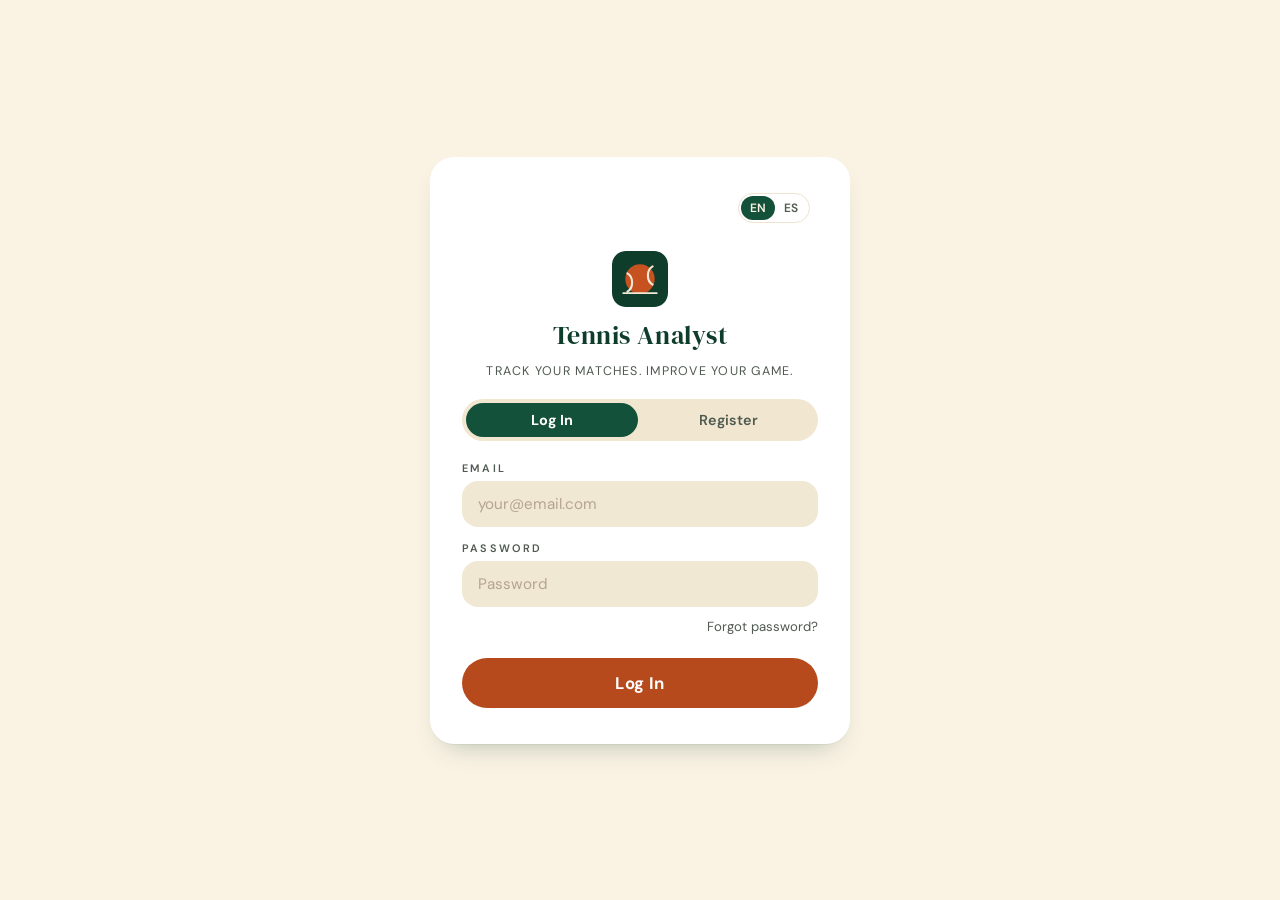
<file: login.html>
<!DOCTYPE html>
<html lang="en">
<head>
    <meta charset="UTF-8">
    <meta name="viewport" content="width=device-width, initial-scale=1.0">
    <title>Tennis Analyst — Login</title>
    <link rel="stylesheet" href="/fonts.css">
    <link rel="stylesheet" href="style.css">
    <link rel="manifest" href="/manifest.json">
    <meta name="theme-color" content="#14513a">
    <meta name="apple-mobile-web-app-capable" content="yes">
    <meta name="apple-mobile-web-app-status-bar-style" content="black-translucent">
    <meta name="apple-mobile-web-app-title" content="Tennis Analyst">
    <link rel="icon" href="/logo.svg" type="image/svg+xml">
    <link rel="apple-touch-icon" href="/icon-180.png">
    <script src="/i18n-es.js"></script>
    <script src="/i18n.js"></script>
</head>
<body>

    <div class="auth-screen">
        <div class="geo-bg" aria-hidden="true">
            <div class="geo geo-1"></div>
            <div class="geo geo-2"></div>
            <div class="geo geo-3"></div>
            <div class="geo geo-4"></div>
            <div class="geo geo-5"></div>
        </div>
        <div class="auth-card">
            <div class="auth-lang" data-lang-slot></div>
            <div class="auth-logo">
                <img src="/logo.svg" alt="Tennis Analyst" class="auth-logo-img">
                Tennis Analyst
            </div>
            <p class="auth-sub">Track your matches. Improve your game.</p>

            <div class="auth-tabs">
                <button class="auth-tab active" id="tab-login"    onclick="showTab('login')">Log In</button>
                <button class="auth-tab"        id="tab-register" onclick="showTab('register')">Register</button>
            </div>

            <!-- Login -->
            <form id="form-login" class="auth-form" onsubmit="handleLogin(event)">
                <div class="auth-field">
                    <label>Email</label>
                    <input type="email" id="login-email" placeholder="your@email.com" required>
                </div>
                <div class="auth-field">
                    <label>Password</label>
                    <input type="password" id="login-password" placeholder="Password" required>
                </div>
                <p class="auth-error" id="login-error"></p>
                <p style="text-align:right; margin-top:-6px">
                    <a href="#" class="auth-forgot-link" onclick="showForgotPassword(event)">Forgot password?</a>
                </p>
                <button type="submit" class="start-btn">Log In</button>
            </form>

            <!-- Register -->
            <form id="form-register" class="auth-form" style="display:none" onsubmit="handleRegister(event)">
                <div class="auth-field">
                    <label>Username</label>
                    <input type="text" id="reg-username" placeholder="Your name" maxlength="20" required>
                </div>
                <div class="auth-field">
                    <label>Email</label>
                    <input type="email" id="reg-email" placeholder="your@email.com" required>
                </div>
                <div class="auth-field">
                    <label>Password</label>
                    <input type="password" id="reg-password" placeholder="At least 8 characters, one number, one uppercase" required>
                </div>
                <label class="auth-terms">
                    <input type="checkbox" id="reg-terms">
                    <span>I am 13 or older and I accept the <a href="/terms" target="_blank">Terms</a> and <a href="/privacy" target="_blank">Privacy</a></span>
                </label>
                <p class="auth-error"   id="reg-error"></p>
                <p class="auth-success" id="reg-success"></p>
                <button type="submit" class="start-btn">Create Account</button>
            </form>

            <!-- Forgot Password Panel -->
            <div id="panel-forgot" style="display:none">
                <p style="color:var(--text-dim); font-size:0.9rem; margin-bottom:1rem">
                    Enter your email and we'll send you a reset link.
                </p>
                <div class="auth-field">
                    <label>Email</label>
                    <input type="email" id="forgot-email" placeholder="your@email.com">
                </div>
                <p class="auth-error"   id="forgot-error"></p>
                <p class="auth-success" id="forgot-success"></p>
                <div style="display:flex; gap:10px; margin-top:4px">
                    <button class="start-btn" onclick="handleForgotPassword()">Send Reset Link</button>
                    <button class="start-btn" style="background:transparent; border:1px solid rgba(15,61,44,0.25); color:var(--text-dim)" onclick="showTab('login')">Back</button>
                </div>
            </div>

            <!-- Reset Password Panel -->
            <div id="panel-reset" style="display:none">
                <p style="color:var(--text-dim); font-size:0.9rem; margin-bottom:1rem">Choose a new password.</p>
                <div class="auth-field">
                    <label>New Password</label>
                    <input type="password" id="reset-pw" placeholder="At least 8 characters, one number, one uppercase">
                </div>
                <div class="auth-field">
                    <label>Confirm Password</label>
                    <input type="password" id="reset-pw-conf" placeholder="Repeat new password">
                </div>
                <p class="auth-error"   id="reset-error"></p>
                <p class="auth-success" id="reset-success"></p>
                <button class="start-btn" onclick="handleResetPassword()">Set New Password</button>
            </div>
        </div>
    </div>

    <script>
        function showTab(tab) {
            document.getElementById('form-login').style.display    = tab === 'login'    ? 'flex' : 'none';
            document.getElementById('form-register').style.display = tab === 'register' ? 'flex' : 'none';
            document.getElementById('panel-forgot').style.display  = 'none';
            document.getElementById('panel-reset').style.display   = 'none';
            document.getElementById('tab-login').classList.toggle('active',    tab === 'login');
            document.getElementById('tab-register').classList.toggle('active', tab === 'register');
        }

        function showForgotPassword(e) {
            e.preventDefault();
            document.getElementById('form-login').style.display    = 'none';
            document.getElementById('form-register').style.display = 'none';
            document.getElementById('panel-forgot').style.display  = 'block';
            document.getElementById('panel-reset').style.display   = 'none';
            document.getElementById('tab-login').classList.remove('active');
            document.getElementById('tab-register').classList.remove('active');
        }

        async function handleForgotPassword() {
            const errEl = document.getElementById('forgot-error');
            const sucEl = document.getElementById('forgot-success');
            errEl.textContent = ''; sucEl.textContent = '';
            const email = document.getElementById('forgot-email').value.trim();
            if (!email) { errEl.textContent = 'Email is required.'; return; }
            const res  = await fetch('/api/auth/forgot-password', {
                method: 'POST',
                headers: { 'Content-Type': 'application/json' },
                body: JSON.stringify({ email }),
            });
            const data = await res.json();
            if (res.ok) sucEl.textContent = data.message;
            else        errEl.textContent = data.error;
        }

        async function handleResetPassword() {
            const errEl = document.getElementById('reset-error');
            const sucEl = document.getElementById('reset-success');
            errEl.textContent = ''; sucEl.textContent = '';
            const pw   = document.getElementById('reset-pw').value;
            const conf = document.getElementById('reset-pw-conf').value;
            if (pw !== conf) { errEl.textContent = 'Passwords do not match.'; return; }
            if (pw.length < 8 || !/\d/.test(pw) || !/[A-Z]/.test(pw)) {
                errEl.textContent = 'Password must be at least 8 characters, contain a number, and contain an uppercase letter.'; return;
            }
            const token = new URLSearchParams(location.search).get('reset');
            const res   = await fetch('/api/auth/reset-password', {
                method: 'POST',
                headers: { 'Content-Type': 'application/json' },
                body: JSON.stringify({ token, password: pw }),
            });
            const data = await res.json();
            if (res.ok) {
                sucEl.textContent = data.message + ' You can now log in.';
                setTimeout(() => { history.replaceState({}, '', '/login'); showTab('login'); }, 2500);
            } else {
                errEl.textContent = data.error;
            }
        }

        function redirectAfterAuth() {
            window.location.href = localStorage.getItem('pendingMatch') ? '/app' : '/home';
        }

        async function handleLogin(e) {
            e.preventDefault();
            const errEl = document.getElementById('login-error');
            errEl.textContent = '';
            const res  = await fetch('/api/auth/login', {
                method: 'POST',
                headers: { 'Content-Type': 'application/json' },
                body: JSON.stringify({
                    email:    document.getElementById('login-email').value,
                    password: document.getElementById('login-password').value,
                }),
            });
            const data = await res.json();
            if (res.ok) { redirectAfterAuth(); }
            else        { errEl.textContent = data.error; }
        }

        async function handleRegister(e) {
            e.preventDefault();
            const errEl = document.getElementById('reg-error');
            const sucEl = document.getElementById('reg-success');
            errEl.textContent = '';
            sucEl.textContent = '';
            const email    = document.getElementById('reg-email').value;
            const password = document.getElementById('reg-password').value;
            if (password.length < 8 || !/\d/.test(password) || !/[A-Z]/.test(password)) {
                errEl.textContent = 'Password must be at least 8 characters, contain a number, and contain an uppercase letter.';
                return;
            }
            if (!document.getElementById('reg-terms').checked) {
                errEl.textContent = 'Please accept the Terms and confirm you are 13 or older.';
                return;
            }
            const res  = await fetch('/api/auth/register', {
                method: 'POST',
                headers: { 'Content-Type': 'application/json' },
                body: JSON.stringify({
                    username: document.getElementById('reg-username').value,
                    email, password, accept_terms: true,
                }),
            });
            const data = await res.json();
            if (res.ok) {
                // Auto-login immediately after registration
                const loginRes = await fetch('/api/auth/login', {
                    method: 'POST',
                    headers: { 'Content-Type': 'application/json' },
                    body: JSON.stringify({ email, password }),
                });
                if (loginRes.ok) {
                    redirectAfterAuth();
                } else {
                    sucEl.textContent = 'Account created! You can now log in.';
                    showTab('login');
                }
            } else {
                errEl.textContent = data.error;
            }
        }

        // Pre-select Register tab if coming from save-before-signup flow
        const _params = new URLSearchParams(location.search);
        if (_params.get('pending') === '1') showTab('register');
        if (_params.get('reset')) {
            document.getElementById('form-login').style.display    = 'none';
            document.getElementById('form-register').style.display = 'none';
            document.getElementById('panel-forgot').style.display  = 'none';
            document.getElementById('panel-reset').style.display   = 'block';
            document.getElementById('tab-login').classList.remove('active');
            document.getElementById('tab-register').classList.remove('active');
        }
    </script>
</body>
</html>
</file>
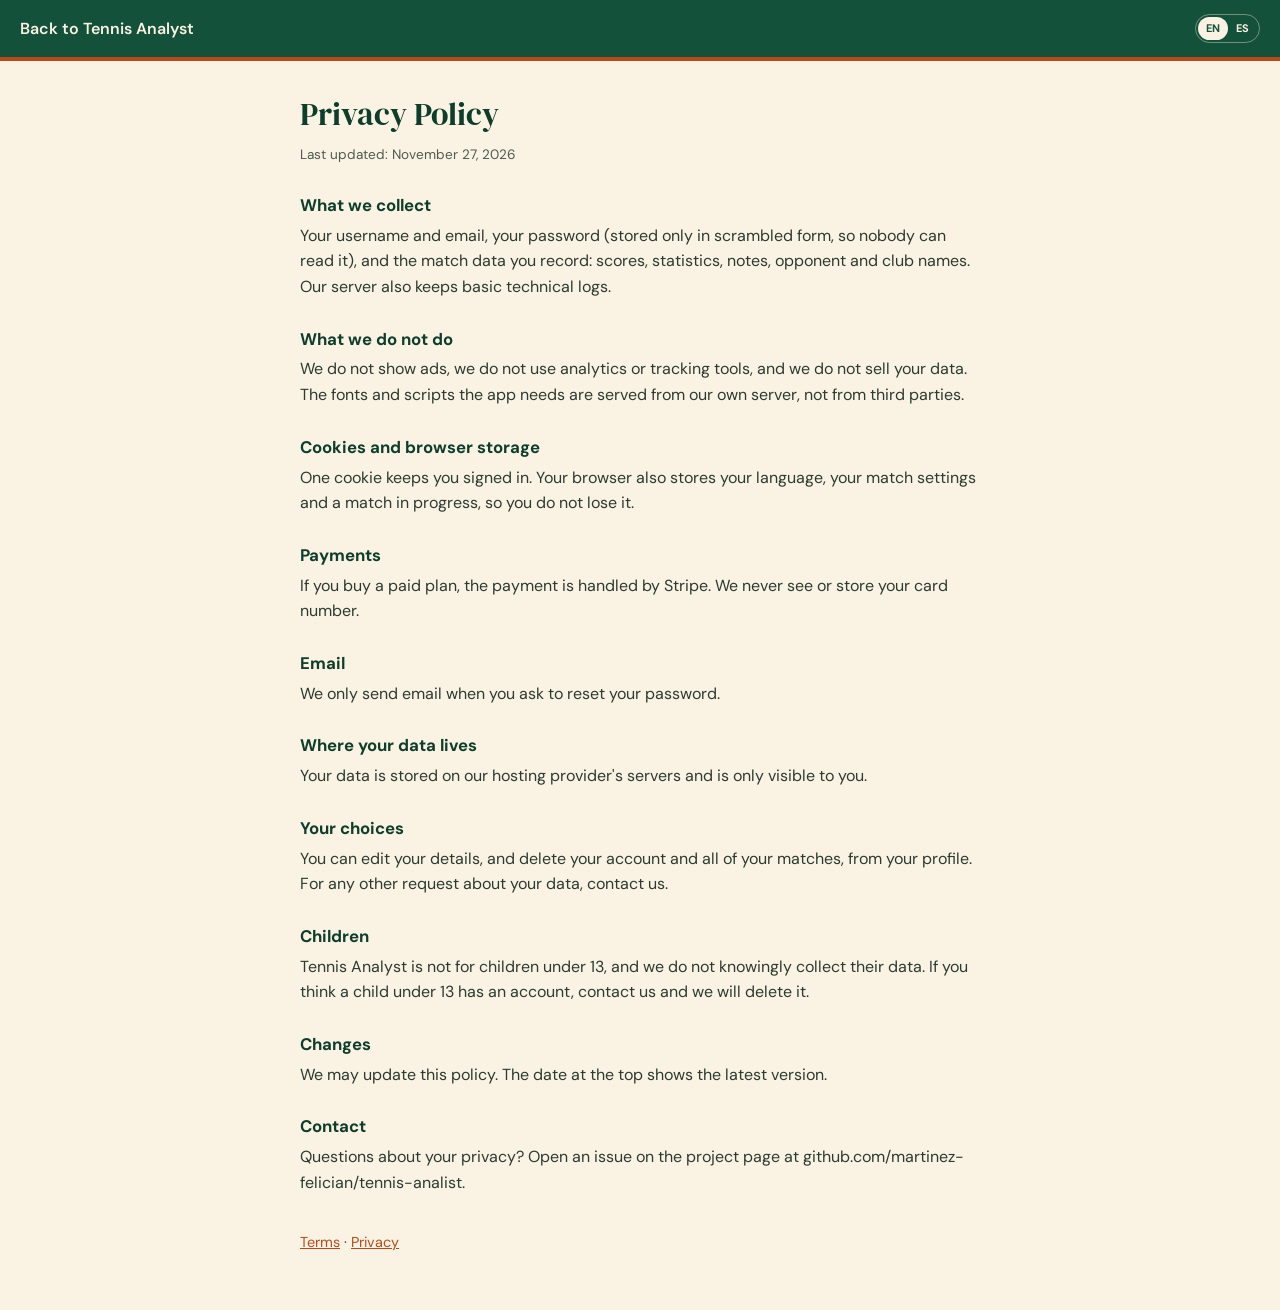
<file: privacy.html>
<!DOCTYPE html>
<html lang="en">
<head>
    <meta charset="UTF-8">
    <meta name="viewport" content="width=device-width, initial-scale=1.0, viewport-fit=cover">
    <meta name="theme-color" content="#14513a">
    <title>Privacy Policy — Tennis Analyst</title>
    <link rel="icon" href="/logo.svg" type="image/svg+xml">
    <link rel="stylesheet" href="/fonts.css">
    <script src="/i18n-es.js"></script>
    <script src="/i18n.js"></script>
    <style>
        body{margin:0;background:#faf3e4;color:#0f3d2c;font-family:'DM Sans',sans-serif;line-height:1.6}
        .top{background:#14513a;border-bottom:4px solid #b64a1c;padding:14px 20px;display:flex;align-items:center;justify-content:space-between}
        .top a{color:#faf3e4;text-decoration:none;font-weight:600}
        main{max-width:680px;margin:0 auto;padding:28px 22px 56px}
        h1{font-family:'DM Serif Display',serif;font-weight:400;font-size:2rem;margin:0 0 4px}
        h2{font-size:1.05rem;margin:26px 0 4px}
        p{margin:0;color:#2c3a30}
        .upd{color:#4f5a50;font-size:.85rem}
        .lang-toggle{display:inline-flex;align-items:center;border:1.5px solid rgba(250,243,228,.4);border-radius:999px;padding:2px;font:700 11px/1 'DM Sans',sans-serif;cursor:pointer;color:#faf3e4;background:transparent}
        .lang-toggle span{padding:6px 8px;border-radius:999px}
        .lang-toggle span.on{background:#faf3e4;color:#14513a}
        .foot{margin-top:36px;font-size:.9rem}
        .foot a{color:#b64a1c}
    </style>
</head>
<body>
    <div class="top"><a href="/">Back to Tennis Analyst</a><span data-lang-slot></span></div>
    <main>
        <h1>Privacy Policy</h1>
        <p class="upd">Last updated: November 27, 2026</p>
<h2>What we collect</h2>
<p>Your username and email, your password (stored only in scrambled form, so nobody can read it), and the match data you record: scores, statistics, notes, opponent and club names. Our server also keeps basic technical logs.</p>
<h2>What we do not do</h2>
<p>We do not show ads, we do not use analytics or tracking tools, and we do not sell your data. The fonts and scripts the app needs are served from our own server, not from third parties.</p>
<h2>Cookies and browser storage</h2>
<p>One cookie keeps you signed in. Your browser also stores your language, your match settings and a match in progress, so you do not lose it.</p>
<h2>Payments</h2>
<p>If you buy a paid plan, the payment is handled by Stripe. We never see or store your card number.</p>
<h2>Email</h2>
<p>We only send email when you ask to reset your password.</p>
<h2>Where your data lives</h2>
<p>Your data is stored on our hosting provider's servers and is only visible to you.</p>
<h2>Your choices</h2>
<p>You can edit your details, and delete your account and all of your matches, from your profile. For any other request about your data, contact us.</p>
<h2>Children</h2>
<p>Tennis Analyst is not for children under 13, and we do not knowingly collect their data. If you think a child under 13 has an account, contact us and we will delete it.</p>
<h2>Changes</h2>
<p>We may update this policy. The date at the top shows the latest version.</p>
<h2>Contact</h2>
<p>Questions about your privacy? Open an issue on the project page at github.com/martinez-felician/tennis-analist.</p>
        <p class="foot"><a href="/terms">Terms</a> · <a href="/privacy">Privacy</a></p>
    </main>
</body>
</html>
</file>
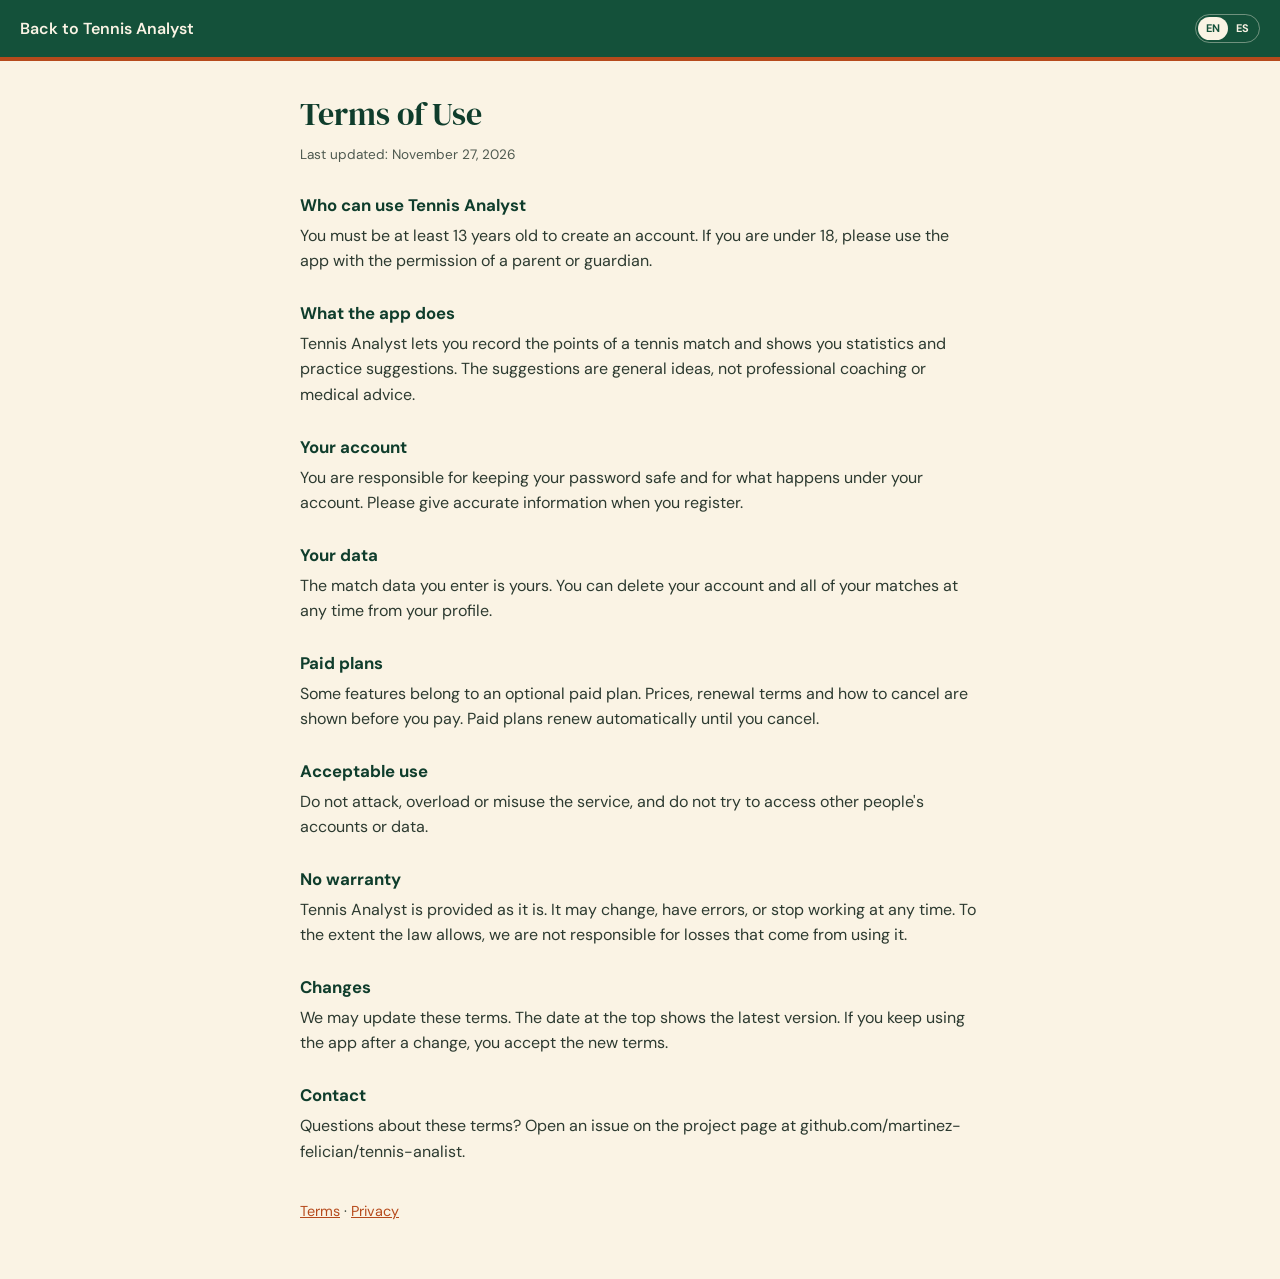
<file: terms.html>
<!DOCTYPE html>
<html lang="en">
<head>
    <meta charset="UTF-8">
    <meta name="viewport" content="width=device-width, initial-scale=1.0, viewport-fit=cover">
    <meta name="theme-color" content="#14513a">
    <title>Terms of Use — Tennis Analyst</title>
    <link rel="icon" href="/logo.svg" type="image/svg+xml">
    <link rel="stylesheet" href="/fonts.css">
    <script src="/i18n-es.js"></script>
    <script src="/i18n.js"></script>
    <style>
        body{margin:0;background:#faf3e4;color:#0f3d2c;font-family:'DM Sans',sans-serif;line-height:1.6}
        .top{background:#14513a;border-bottom:4px solid #b64a1c;padding:14px 20px;display:flex;align-items:center;justify-content:space-between}
        .top a{color:#faf3e4;text-decoration:none;font-weight:600}
        main{max-width:680px;margin:0 auto;padding:28px 22px 56px}
        h1{font-family:'DM Serif Display',serif;font-weight:400;font-size:2rem;margin:0 0 4px}
        h2{font-size:1.05rem;margin:26px 0 4px}
        p{margin:0;color:#2c3a30}
        .upd{color:#4f5a50;font-size:.85rem}
        .lang-toggle{display:inline-flex;align-items:center;border:1.5px solid rgba(250,243,228,.4);border-radius:999px;padding:2px;font:700 11px/1 'DM Sans',sans-serif;cursor:pointer;color:#faf3e4;background:transparent}
        .lang-toggle span{padding:6px 8px;border-radius:999px}
        .lang-toggle span.on{background:#faf3e4;color:#14513a}
        .foot{margin-top:36px;font-size:.9rem}
        .foot a{color:#b64a1c}
    </style>
</head>
<body>
    <div class="top"><a href="/">Back to Tennis Analyst</a><span data-lang-slot></span></div>
    <main>
        <h1>Terms of Use</h1>
        <p class="upd">Last updated: November 27, 2026</p>
<h2>Who can use Tennis Analyst</h2>
<p>You must be at least 13 years old to create an account. If you are under 18, please use the app with the permission of a parent or guardian.</p>
<h2>What the app does</h2>
<p>Tennis Analyst lets you record the points of a tennis match and shows you statistics and practice suggestions. The suggestions are general ideas, not professional coaching or medical advice.</p>
<h2>Your account</h2>
<p>You are responsible for keeping your password safe and for what happens under your account. Please give accurate information when you register.</p>
<h2>Your data</h2>
<p>The match data you enter is yours. You can delete your account and all of your matches at any time from your profile.</p>
<h2>Paid plans</h2>
<p>Some features belong to an optional paid plan. Prices, renewal terms and how to cancel are shown before you pay. Paid plans renew automatically until you cancel.</p>
<h2>Acceptable use</h2>
<p>Do not attack, overload or misuse the service, and do not try to access other people's accounts or data.</p>
<h2>No warranty</h2>
<p>Tennis Analyst is provided as it is. It may change, have errors, or stop working at any time. To the extent the law allows, we are not responsible for losses that come from using it.</p>
<h2>Changes</h2>
<p>We may update these terms. The date at the top shows the latest version. If you keep using the app after a change, you accept the new terms.</p>
<h2>Contact</h2>
<p>Questions about these terms? Open an issue on the project page at github.com/martinez-felician/tennis-analist.</p>
        <p class="foot"><a href="/terms">Terms</a> · <a href="/privacy">Privacy</a></p>
    </main>
</body>
</html>
</file>
<file: fonts.css>
@font-face{font-family:'DM Sans';font-style:normal;font-weight:400;font-display:swap;src:url('/fonts/dm-sans-latin-400-normal.woff2') format('woff2')}
@font-face{font-family:'DM Sans';font-style:normal;font-weight:500;font-display:swap;src:url('/fonts/dm-sans-latin-500-normal.woff2') format('woff2')}
@font-face{font-family:'DM Sans';font-style:normal;font-weight:600;font-display:swap;src:url('/fonts/dm-sans-latin-600-normal.woff2') format('woff2')}
@font-face{font-family:'DM Sans';font-style:normal;font-weight:700;font-display:swap;src:url('/fonts/dm-sans-latin-700-normal.woff2') format('woff2')}
@font-face{font-family:'DM Serif Display';font-style:normal;font-weight:400;font-display:swap;src:url('/fonts/dm-serif-display-latin-400-normal.woff2') format('woff2')}
</file>
<file: style.css>
*, *::before, *::after { box-sizing: border-box; margin: 0; padding: 0; }

/* Global: keyboard focus ring */
:focus-visible {
    outline: 2px solid var(--gold);
    outline-offset: 2px;
}
/* Global: disabled button state */
button:disabled { opacity: 0.55; cursor: not-allowed; transform: none !important; filter: none !important; }

:root {
    /* Arcilla palette (clay court) */
    --forest:       #faf3e4;   /* page background (cream) */
    --forest-mid:   #fffaf1;   /* cards */
    --forest-light: #f1e8d3;   /* inputs, hover */
    --ivory:        #0f3d2c;   /* main text (court green ink) */
    --ivory-dim:    #4f5a50;   /* secondary text */
    --gold:         #b64a1c;   /* accent (clay) */
    --gold-light:   #c5521f;
    --text-dim:     #4f5a50;
    --white:        #fffaf1;
    --red:          #14513a;   /* "lost" = court green */
    --red-dim:      rgba(20,81,58,0.12);
    --green:        #14513a;   /* court green: header, tab bar */
    --green-dark:   #0f3d2c;
    --cream:        #faf3e4;
    --line:         #eee4cf;
    --text:         #0f3d2c;
    --muted:        #4f5a50;
    --radius:       16px;
    --radius-lg:    24px;
}

/* ── BODY ───────────────────────────────────── */
body {
    background-color: var(--forest);
    color: var(--ivory);
    font-family: 'DM Sans', system-ui, sans-serif;
    min-height: 100vh;
    display: flex;
    flex-direction: column;
}

/* ── HEADER ─────────────────────────────────── */
header {
    display: flex;
    align-items: center;
    justify-content: space-between;
    padding: 16px 24px;
    background: var(--forest-mid);
    border-bottom: 1px solid rgba(182,74,28,0.15);
    position: sticky;
    top: 0;
    z-index: 10;
    box-shadow: 0 4px 24px rgba(0,0,0,0.4);
}

.brand { display: flex; align-items: center; gap: 10px; }
.brand-icon { font-size: 1.4rem; }
.brand-logo {
    width: 16px !important; height: 16px !important; border-radius: 4px;
    display: block; flex-shrink: 0;
}
.brand-name {
    font-family: 'DM Serif Display', serif;
    font-size: 1.2rem;
    font-weight: 400;
    color: var(--ivory);
    letter-spacing: 0.02em;
}

nav { display: flex; gap: 6px; }
.nav-btn {
    padding: 8px 20px;
    border: 1px solid rgba(182,74,28,0.25);
    border-radius: var(--radius);
    background: transparent;
    color: var(--text-dim);
    font-family: 'DM Sans', sans-serif;
    font-size: 0.9rem;
    font-weight: 500;
    cursor: pointer;
    text-decoration: none;
    transition: all 0.2s;
}
.nav-btn:hover { color: var(--gold); border-color: rgba(182,74,28,0.5); }
.nav-btn.active {
    background: linear-gradient(135deg, var(--gold) 0%, var(--gold-light) 100%);
    border-color: var(--gold);
    color: var(--forest);
    font-weight: 700;
}

/* ── VIEWS ───────────────────────────────────── */
.view {
    display: none;
    flex-direction: column;
    align-items: center;
    padding: 28px 20px 40px;
    gap: 24px;
    flex: 1;
}
.view.active { display: flex; }

/* ── SCOREBOARD ──────────────────────────────── */
.scoreboard-card {
    display: flex;
    align-items: center;
    justify-content: center;
    gap: 0;
    background: var(--forest-mid);
    border: 1px solid rgba(182,74,28,0.15);
    border-radius: var(--radius-lg);
    padding: 20px 32px;
    width: 100%;
    max-width: 500px;
    position: relative;
    overflow: hidden;
    box-shadow: 0 8px 32px rgba(0,0,0,0.5);
}
.scoreboard-card::before {
    content: '';
    position: absolute;
    top: -60%; right: -15%;
    width: 240px; height: 240px;
    background: radial-gradient(circle, rgba(182,74,28,0.07) 0%, transparent 70%);
    border-radius: 50%;
    pointer-events: none;
}

.score-col { flex: 1; display: flex; flex-direction: column; align-items: center; gap: 6px; }
.score-label {
    font-size: 0.68rem; font-weight: 600;
    letter-spacing: 0.14em; text-transform: uppercase;
    color: var(--text-dim);
}
.score-value {
    font-family: 'DM Serif Display', serif;
    font-size: 1.8rem; font-weight: 400;
    color: var(--ivory); letter-spacing: 0.04em;
}
.score-divider {
    width: 1px; height: 48px;
    background: rgba(182,74,28,0.2);
    margin: 0 16px;
}

/* ── STEPS ───────────────────────────────────── */
.step {
    display: none; flex-direction: column;
    align-items: center; gap: 24px;
    width: 100%; max-width: 500px;
    animation: fadeUp 0.25s ease;
}
.step.active { display: flex; }
@keyframes fadeUp {
    from { opacity: 0; transform: translateY(16px); }
    to   { opacity: 1; transform: translateY(0); }
}
.step-question {
    font-family: 'DM Serif Display', serif;
    font-size: 1.3rem; font-weight: 400;
    color: var(--ivory); text-align: center;
}

/* ── WIN / LOSE BUTTONS ─────────────────────── */
.outcome-row { display: flex; gap: 16px; width: 100%; }
.outcome-btn {
    flex: 1; display: flex; flex-direction: column;
    align-items: center; justify-content: center;
    gap: 12px; padding: 40px 20px;
    border: 1px solid transparent;
    border-radius: var(--radius);
    cursor: pointer; font-family: 'DM Sans', sans-serif;
    transition: transform 0.15s, box-shadow 0.15s, filter 0.15s;
}
.outcome-btn:hover { transform: translateY(-3px); filter: brightness(1.1); }
.outcome-btn:active { transform: translateY(0); }

.win-btn {
    background: linear-gradient(145deg, rgba(182,74,28,0.07) 0%, rgba(182,74,28,0.14) 100%);
    border-color: rgba(182,74,28,0.35);
    box-shadow: 0 4px 20px rgba(0,0,0,0.35);
}
.lose-btn {
    background: linear-gradient(145deg, rgba(20,81,58,0.07) 0%, rgba(20,81,58,0.14) 100%);
    border-color: rgba(20,81,58,0.3);
    box-shadow: 0 4px 20px rgba(0,0,0,0.35);
}
.win-btn:hover  { box-shadow: 0 12px 32px rgba(0,0,0,0.4), 0 0 24px rgba(182,74,28,0.2); }
.lose-btn:hover { box-shadow: 0 12px 32px rgba(0,0,0,0.4), 0 0 24px rgba(20,81,58,0.2); }

.outcome-icon { font-size: 3rem; font-weight: 900; line-height: 1; }
.win-btn  .outcome-icon { color: var(--gold); }
.lose-btn .outcome-icon { color: var(--red); }
.outcome-label { font-size: 1.2rem; font-weight: 700; color: var(--ivory); letter-spacing: 0.03em; }

/* ── METHOD GRID ─────────────────────────────── */
.step2-header { display: flex; flex-direction: column; align-items: center; gap: 12px; width: 100%; }
.back-btn {
    align-self: flex-start;
    background: transparent;
    border: 1px solid rgba(182,74,28,0.2);
    color: var(--text-dim);
    padding: 6px 14px; border-radius: var(--radius);
    font-family: 'DM Sans', sans-serif;
    font-size: 0.85rem; font-weight: 500; cursor: pointer;
    transition: color 0.2s, border-color 0.2s;
}
.back-btn:hover { color: var(--gold); border-color: rgba(182,74,28,0.5); }

/* Step 1: win + lose methods on one screen */
.point-section { width: 100%; display: flex; flex-direction: column; gap: 10px; }
.point-section-title {
    font-size: 0.68rem; font-weight: 700; letter-spacing: 0.2em;
    text-transform: uppercase; margin: 6px 0 0;
}
.point-section-title.win  { color: var(--gold); }
.point-section-title.lose { color: rgba(20,81,58,0.9); }
/* Compact buttons so both lists fit on a phone screen without scrolling */
.point-section .method-grid { grid-template-columns: 1fr 1fr 1fr; gap: 6px; }
.point-section .method-btn { padding: 6px 4px; gap: 2px; min-height: 50px; }
#step-1 { gap: 10px; }
#step-1 .step-question {   /* kept for screen readers, hidden visually to save vertical space */
    position: absolute; width: 1px; height: 1px; margin: -1px; padding: 0;
    overflow: hidden; clip: rect(0 0 0 0); white-space: nowrap; border: 0;
}
.point-section .method-emoji { font-size: 1.15rem; line-height: 1; }
.point-section .method-label { font-size: 0.68rem; line-height: 1.15; }
.method-grid { display: grid; grid-template-columns: 1fr 1fr; gap: 12px; width: 100%; }
.method-btn {
    display: flex; flex-direction: column;
    align-items: center; justify-content: center;
    gap: 10px; padding: 24px 12px;
    border-radius: var(--radius); border: 1px solid transparent;
    cursor: pointer; font-family: 'DM Sans', sans-serif;
    transition: transform 0.15s, filter 0.15s, box-shadow 0.15s;
}
.method-btn:hover { transform: translateY(-2px); filter: brightness(1.12); }
.method-btn:active { transform: translateY(0); filter: brightness(0.95); }
.method-btn.win-method {
    background: linear-gradient(145deg, rgba(182,74,28,0.06) 0%, rgba(182,74,28,0.12) 100%);
    border-color: rgba(182,74,28,0.2);
}
.method-btn.lose-method {
    background: linear-gradient(145deg, rgba(20,81,58,0.06) 0%, rgba(20,81,58,0.12) 100%);
    border-color: rgba(20,81,58,0.2);
}
.method-btn.win-method:hover  { box-shadow: 0 4px 16px rgba(0,0,0,0.3), 0 0 12px rgba(182,74,28,0.15); }
.method-btn.lose-method:hover { box-shadow: 0 4px 16px rgba(0,0,0,0.3), 0 0 12px rgba(20,81,58,0.15); }
.method-emoji { font-size: 2rem; line-height: 1; }
.method-label { font-size: 0.88rem; font-weight: 600; color: var(--ivory-dim); text-align: center; }

/* ── TOAST ───────────────────────────────────── */
.toast {
    position: fixed; bottom: calc(env(safe-area-inset-bottom, 0px) + 72px); left: 50%;
    transform: translateX(-50%) translateY(20px);
    background: var(--forest-light);
    border: 1px solid rgba(182,74,28,0.3);
    color: var(--ivory);
    padding: 12px 28px; border-radius: 50px;
    font-family: 'DM Sans', sans-serif;
    font-size: 0.95rem; font-weight: 600;
    opacity: 0; pointer-events: none;
    transition: opacity 0.3s, transform 0.3s;
    z-index: 100; white-space: nowrap;
    box-shadow: 0 8px 32px rgba(0,0,0,0.5);
}
.toast.show { opacity: 1; transform: translateX(-50%) translateY(0); }

/* ── STATS VIEW ──────────────────────────────── */
.stats-header {
    display: flex; align-items: flex-start;
    justify-content: space-between; gap: 12px; flex-wrap: wrap;
}
.stats-match-count { color: var(--text-dim); font-size: 0.82rem; margin: 2px 0 0; min-height: 1em; }
.stats-tabs {
    display: flex;
    background: rgba(0,0,0,0.3);
    border: 1px solid rgba(182,74,28,0.15);
    border-radius: var(--radius); padding: 3px; gap: 3px; flex-shrink: 0;
}
.stats-tab {
    padding: 6px 14px; border: none; border-radius: var(--radius);
    background: transparent; color: var(--text-dim);
    font-family: 'DM Sans', sans-serif;
    font-size: 0.82rem; font-weight: 600; cursor: pointer;
    transition: background 0.15s, color 0.15s;
}
.stats-tab.active {
    background: linear-gradient(135deg, var(--gold) 0%, var(--gold-light) 100%);
    color: var(--forest);
}

.section-title {
    font-family: 'DM Serif Display', serif;
    font-size: 1.3rem; font-weight: 400;
    color: var(--ivory); letter-spacing: 0.01em;
    align-self: flex-start; width: 100%; max-width: 500px;
}

.stat-card {
    background: var(--forest-mid);
    border: 1px solid rgba(182,74,28,0.12);
    border-radius: var(--radius-lg);
    padding: 20px; width: 100%; max-width: 500px;
    display: flex; flex-direction: column; gap: 10px;
    box-shadow: 0 8px 32px rgba(0,0,0,0.4);
}
.overview-card { gap: 16px; }
.overview-numbers { display: flex; justify-content: space-around; text-align: center; }
.overview-big {
    font-family: 'DM Serif Display', serif;
    font-size: 2.4rem; font-weight: 400; line-height: 1;
}
.overview-sub {
    font-size: 0.7rem; font-weight: 600;
    letter-spacing: 0.12em; text-transform: uppercase;
    color: var(--text-dim); margin-top: 6px;
}

.winner, .green { color: var(--gold); }
.loser,  .red   { color: rgba(20,81,58,0.9); }
.gold           { color: var(--gold); }
.overview-big.winner, .overview-big.green { text-shadow: 0 0 20px rgba(182,74,28,0.3); }
.overview-big.loser,  .overview-big.red   { text-shadow: none; }
.overview-big.gold  { text-shadow: 0 0 20px rgba(182,74,28,0.3); }

.winrate-bar-bg { background: rgba(0,0,0,0.35); border-radius: 99px; height: 6px; overflow: hidden; }
.winrate-bar-fill {
    height: 100%;
    background: linear-gradient(90deg, var(--gold), var(--gold-light));
    border-radius: 99px; width: 0%; transition: width 0.5s ease;
}

.stats-row { display: flex; flex-direction: column; gap: 16px; width: 100%; max-width: 500px; }
.stat-card-title {
    font-size: 0.7rem; font-weight: 700;
    letter-spacing: 0.14em; text-transform: uppercase; color: var(--text-dim);
}
.stat-line {
    display: flex; justify-content: space-between; align-items: center;
    padding: 6px 0;
    border-bottom: 1px solid rgba(182,74,28,0.08);
    font-size: 0.9rem; color: var(--ivory-dim);
}
.stat-line:last-child { border-bottom: none; }
.stat-num { font-weight: 700; font-size: 1rem; color: var(--gold); min-width: 24px; text-align: right; }

.reset-btn {
    margin-top: 8px; padding: 12px 32px;
    background: transparent;
    border: 1px solid rgba(20,81,58,0.3);
    color: rgba(20,81,58,0.8);
    border-radius: var(--radius);
    font-family: 'DM Sans', sans-serif;
    font-size: 0.9rem; font-weight: 600; cursor: pointer;
    transition: background 0.2s, border-color 0.2s;
}
.reset-btn:hover { background: rgba(20,81,58,0.08); border-color: rgba(20,81,58,0.5); }

/* ── INSIGHTS VIEW ───────────────────────────── */
.insights-empty {
    display: flex; flex-direction: column; align-items: center;
    gap: 12px; padding: 60px 20px; text-align: center;
}
.empty-icon { font-size: 3rem; }
.empty-title { font-family: 'DM Serif Display', serif; font-size: 1.2rem; font-weight: 400; color: var(--ivory); }
.empty-sub { font-size: 0.9rem; color: var(--text-dim); max-width: 280px; line-height: 1.5; }

.insights-content-wrap { display: none; flex-direction: column; align-items: center; gap: 16px; width: 100%; }
.insight-badge {
    font-size: 0.65rem; font-weight: 700; letter-spacing: 0.1em;
    text-transform: uppercase; padding: 3px 8px; border-radius: 4px; flex-shrink: 0;
}
.insight-badge.winner, .insight-badge.green { background: rgba(182,74,28,0.15); color: var(--gold); }
.insight-badge.loser,  .insight-badge.red   { background: rgba(20,81,58,0.12); color: rgba(20,81,58,0.9); }

.plan-summary {
    background: var(--forest-mid);
    border: 1px solid rgba(182,74,28,0.12);
    border-radius: var(--radius); padding: 16px 20px;
    width: 100%; max-width: 500px;
    display: flex; flex-direction: column; gap: 8px;
}
.plan-summary-title {
    font-size: 0.68rem; font-weight: 700;
    letter-spacing: 0.14em; text-transform: uppercase;
    color: var(--text-dim); margin-bottom: 4px;
}
.plan-summary-row { display: flex; align-items: center; gap: 10px; font-size: 0.9rem; color: var(--ivory-dim); }
.plan-summary-row .insight-badge { flex-shrink: 0; }

.plan-session {
    width: 100%; max-width: 500px;
    border-radius: var(--radius); overflow: hidden;
    border: 1px solid rgba(182,74,28,0.12);
}
.plan-session-header {
    display: flex; align-items: center; gap: 14px;
    padding: 14px 18px; background: var(--forest-light);
}
.plan-session.weakness .plan-session-header { border-left: 3px solid rgba(20,81,58,0.7); }
.plan-session.strength .plan-session-header { border-left: 3px solid var(--gold); }
.plan-session.match    .plan-session-header { border-left: 3px solid var(--gold-light); }

.plan-day {
    font-size: 0.68rem; font-weight: 700; letter-spacing: 0.12em;
    text-transform: uppercase; color: var(--text-dim); white-space: nowrap;
}
.plan-session-info { flex: 1; min-width: 0; }
.plan-session-title { font-family: 'DM Serif Display', serif; font-size: 1rem; font-weight: 400; color: var(--ivory); }
.plan-session-sub { font-size: 0.78rem; color: var(--text-dim); margin-top: 2px; }
.plan-duration { font-size: 0.78rem; font-weight: 600; color: var(--gold); white-space: nowrap; }

.plan-drills { display: flex; flex-direction: column; gap: 1px; background: rgba(0,0,0,0.25); }
.drill-card { display: flex; flex-direction: column; gap: 8px; padding: 14px 18px; background: var(--forest-mid); }
.drill-header { display: flex; align-items: center; gap: 10px; }
.drill-time {
    font-size: 0.68rem; font-weight: 700; color: var(--gold);
    background: rgba(182,74,28,0.1); border: 1px solid rgba(182,74,28,0.2);
    border-radius: var(--radius); padding: 2px 7px; white-space: nowrap; flex-shrink: 0;
}
.drill-name { font-size: 0.9rem; font-weight: 600; color: var(--ivory); }
.drill-desc { font-size: 0.84rem; color: var(--text-dim); line-height: 1.55; }
.drill-cue {
    display: flex; gap: 8px; align-items: flex-start;
    background: rgba(182,74,28,0.05);
    border-radius: var(--radius); padding: 8px 12px;
    font-size: 0.82rem; color: var(--ivory-dim); line-height: 1.45;
    border-left: 2px solid var(--gold);
}
.drill-cue-icon { flex-shrink: 0; }

/* ── SETUP SCREEN ────────────────────────────── */
.setup-screen {
    position: fixed; inset: 0; z-index: 50;
    background: rgba(13,31,15,0.88);
    backdrop-filter: blur(4px);
    display: flex; align-items: center; justify-content: center; padding: 24px;
}
.setup-card {
    background: rgba(22,41,24,0.96);
    backdrop-filter: blur(20px); -webkit-backdrop-filter: blur(20px);
    border: 1px solid rgba(182,74,28,0.22);
    border-radius: var(--radius-lg); padding: 32px 28px;
    width: 100%; max-width: 440px;
    display: flex; flex-direction: column; gap: 24px;
    max-height: 100vh; overflow-y: auto;
    box-shadow: 0 24px 64px rgba(0,0,0,0.6);
}
.setup-back-btn { align-self: flex-start; margin-bottom: -8px; }
.setup-logo {
    font-family: 'DM Serif Display', serif;
    font-size: 1.6rem; font-weight: 400;
    color: var(--ivory); text-align: center; letter-spacing: 0.02em;
}
.setup-sub {
    font-size: 0.72rem; color: var(--text-dim);
    text-align: center; margin-top: -12px;
    text-transform: uppercase; letter-spacing: 0.1em;
}
.setup-field { display: flex; flex-direction: column; gap: 8px; }
.setup-field label {
    font-size: 0.68rem; font-weight: 600;
    letter-spacing: 0.2em; text-transform: uppercase; color: var(--text-dim);
}
#input-name {
    width: 100%; background: rgba(0,0,0,0.3);
    border: 1px solid rgba(182,74,28,0.15);
    color: var(--ivory); padding: 10px 14px;
    border-radius: var(--radius); font-size: 0.95rem;
    font-family: 'DM Sans', sans-serif; outline: none;
    transition: border-color 0.2s, box-shadow 0.2s;
}
#input-name::placeholder { color: rgba(107,82,66,0.45); }
#input-name:focus { border-color: var(--gold); box-shadow: 0 0 0 2px rgba(182,74,28,0.35); }

/* Setup: collapsed advanced options */
.setup-advanced { border: 1px solid rgba(182,74,28,0.15); border-radius: var(--radius); padding: 0 14px; }
.setup-advanced > summary {
    list-style: none; cursor: pointer; padding: 12px 0;
    font-size: 0.68rem; font-weight: 600; letter-spacing: 0.2em;
    text-transform: uppercase; color: var(--text-dim);
}
.setup-advanced > summary::-webkit-details-marker { display: none; }
.setup-advanced > summary::after { content: '▾'; float: right; color: var(--gold); }
.setup-advanced[open] > summary::after { content: '▴'; }
.setup-summary { margin-left: 6px; letter-spacing: 0.04em; text-transform: none; font-weight: 400; color: var(--gold); }
.setup-advanced-body { display: flex; flex-direction: column; gap: 18px; padding: 4px 0 16px; }

.setup-opts { display: flex; gap: 8px; flex-wrap: wrap; }
.setup-opt {
    padding: 8px 16px; border: 1px solid rgba(182,74,28,0.2);
    border-radius: 50px; background: transparent;
    color: var(--ivory-dim); font-family: 'DM Sans', sans-serif;
    font-size: 0.88rem; font-weight: 500; cursor: pointer;
    transition: background 0.15s, border-color 0.15s, color 0.15s;
}
.setup-opt:hover { border-color: rgba(182,74,28,0.5); color: var(--gold); }
.setup-opt.active {
    background: linear-gradient(135deg, var(--gold) 0%, var(--gold-light) 100%);
    border-color: var(--gold); color: var(--forest); font-weight: 700;
}

.start-btn {
    width: 100%; padding: 14px;
    background: linear-gradient(135deg, var(--gold) 0%, var(--gold-light) 100%);
    border: none; border-radius: var(--radius);
    color: var(--forest); font-family: 'DM Sans', sans-serif;
    font-size: 1.05rem; font-weight: 700; cursor: pointer;
    margin-top: 8px; letter-spacing: 0.02em;
    transition: box-shadow 0.2s, transform 0.15s, filter 0.15s;
    box-shadow: 0 4px 20px rgba(182,74,28,0.3);
}
.start-btn:hover  { box-shadow: 0 8px 32px rgba(182,74,28,0.42); transform: translateY(-2px); filter: brightness(1.06); }
.start-btn:active { transform: translateY(0); }

/* ── SCOREBOARD PLAYERS ──────────────────────── */
.scoreboard-players {
    display: flex; justify-content: space-between; align-items: center;
    padding: 0 4px; font-size: 0.72rem; font-weight: 600;
    color: var(--ivory-dim); width: 100%; max-width: 500px;
    letter-spacing: 0.06em; text-transform: uppercase;
}
.vs-label { font-size: 0.58rem; color: rgba(182,74,28,0.2); font-weight: 400; letter-spacing: 0.1em; text-transform: uppercase; }

/* ── SERVE STATUS ────────────────────────────── */
.serve-status {
    display: flex; align-items: center; gap: 8px;
    font-size: 0.72rem; font-weight: 700;
    letter-spacing: 0.12em; text-transform: uppercase;
    padding: 6px 16px; border-radius: 50px;
    border: 1px solid rgba(182,74,28,0.2);
    background: var(--forest-mid); color: var(--text-dim);
}
.serve-dot { width: 7px; height: 7px; border-radius: 50%; background: var(--text-dim); flex-shrink: 0; }
.serve-status.serving   { border-color: var(--gold); color: var(--gold); box-shadow: 0 0 12px rgba(182,74,28,0.15); }
.serve-status.serving .serve-dot { background: var(--gold); animation: servePulse 1.8s infinite; }
.serve-status.returning { border-color: rgba(182,74,28,0.35); color: var(--ivory-dim); }
.serve-status.returning .serve-dot { background: var(--ivory-dim); }

@keyframes servePulse {
    0%, 100% { box-shadow: 0 0 4px var(--gold); opacity: 1; }
    50%       { box-shadow: 0 0 10px var(--gold); opacity: 0.5; }
}

/* ── SERVE BUTTONS ───────────────────────────── */
.serve1-btn {
    background: linear-gradient(145deg, rgba(182,74,28,0.06) 0%, rgba(182,74,28,0.12) 100%);
    border-color: rgba(182,74,28,0.25); box-shadow: 0 4px 20px rgba(0,0,0,0.35);
}
.serve1-btn:hover { box-shadow: 0 12px 32px rgba(0,0,0,0.45), 0 0 20px rgba(182,74,28,0.18); }
.serve2-btn {
    background: linear-gradient(145deg, rgba(232,201,106,0.07) 0%, rgba(232,201,106,0.14) 100%);
    border-color: rgba(232,201,106,0.3); box-shadow: 0 4px 20px rgba(0,0,0,0.35);
}
.serve2-btn:hover { box-shadow: 0 12px 32px rgba(0,0,0,0.45), 0 0 20px rgba(232,201,106,0.22); }
.serve1-btn .serve-num { color: var(--gold); }
.serve2-btn .serve-num { color: var(--gold-light); }
.serve-num {
    font-family: 'DM Serif Display', serif;
    font-size: 1.8rem; font-weight: 400; line-height: 1;
}
.serve-choice { display: flex; flex-direction: column; gap: 12px; width: 100%; }
.df-btn {
    background: linear-gradient(145deg, rgba(20,81,58,0.08) 0%, rgba(20,81,58,0.14) 100%);
    border-color: rgba(20,81,58,0.3); padding: 20px;
    box-shadow: 0 4px 20px rgba(0,0,0,0.35);
}
.df-btn:hover { box-shadow: 0 12px 32px rgba(0,0,0,0.45), 0 0 20px rgba(20,81,58,0.2); }
.df-btn .outcome-icon { color: var(--red); }

/* ── RESPONSIVE ─────────────────────────────── */
@media (max-width: 480px) {
    header { padding: 10px 14px; }
    .brand-name { font-size: 1rem; }
    .brand-icon { font-size: 1.1rem; }
    .brand-logo { width: 14px; height: 14px; border-radius: 4px; }
    .nav-btn { padding: 6px 10px; font-size: 0.78rem; }
    .view { padding: 14px 12px 32px; gap: 14px; }
    .scoreboard-players { font-size: 0.65rem; }
    .scoreboard-card { padding: 14px 16px; }
    .score-value { font-size: 1.4rem; }
    .score-divider { margin: 0 10px; height: 36px; }
    .step-question { font-size: 1.05rem; }
    .outcome-btn { padding: 24px 12px; gap: 10px; }
    .outcome-icon { font-size: 2.2rem; }
    .outcome-label { font-size: 1rem; }
    .serve-num { font-size: 1.5rem; }
    .method-grid { grid-template-columns: 1fr 1fr; gap: 8px; }
    .method-btn { padding: 16px 8px; gap: 8px; }
    .method-emoji { font-size: 1.6rem; }
    .method-label { font-size: 0.78rem; }
    .setup-card { padding: 24px 16px; gap: 18px; }
    .setup-logo { font-size: 1.3rem; }
    .setup-opt { padding: 7px 12px; font-size: 0.82rem; }
    .start-btn { font-size: 0.95rem; }
    .stat-card { padding: 14px; }
    .section-title { font-size: 1.1rem; }
}

@media (min-width: 520px) {
    .stats-row { flex-direction: row; align-items: flex-start; max-width: 700px; }
    .stats-row .stat-card { flex: 1; }
    .scoreboard-card, .step, .section-title, .stat-card.overview-card { max-width: 700px; }
}

/* ── DESKTOP (≥ 900px) ──────────────────────── */
@media (min-width: 900px) {
    .view { padding: 40px 56px 60px; max-width: 1300px; width: 100%; align-self: center; }
    header { padding: 18px 40px; }

    #view-tracker.active {
        display: grid; grid-template-columns: 400px 1fr;
        column-gap: 56px; align-items: start;
    }
    #view-tracker .scoreboard-players,
    #view-tracker .scoreboard-card { grid-column: 1; max-width: none; width: 100%; }
    #view-tracker .serve-status { grid-column: 1; justify-self: start; }
    #view-tracker .scoreboard-card { margin-top: 4px; }
    #view-tracker #step-0,
    #view-tracker #step-1,
    #view-tracker #step-2 {
        grid-column: 2; grid-row: 1 / 5;
        max-width: 580px; width: 100%;
        justify-content: center; justify-self: center;
    }
    #view-tracker #toast { grid-column: 1 / -1; }
    .method-grid { grid-template-columns: 1fr 1fr 1fr; }
    .outcome-btn { padding: 48px 32px; gap: 16px; }
    .outcome-icon { font-size: 3.6rem; }
    .outcome-label { font-size: 1.25rem; }
    .serve-choice .outcome-btn { padding: 32px 28px; }
    .method-btn { padding: 32px 16px; gap: 14px; }
    .method-emoji { font-size: 2.4rem; }
    .method-label { font-size: 0.95rem; }

    #view-stats.active {
        display: grid; grid-template-columns: 1fr 1fr 1fr;
        column-gap: 24px; align-items: start;
    }
    #view-stats .stats-header  { grid-column: 1 / -1; max-width: none; }
    #view-stats .section-title { grid-column: 1 / -1; max-width: none; }
    #view-stats .overview-card { grid-column: 1 / -1; max-width: none; }
    #view-stats .stats-row     { display: contents; }
    #view-stats .stat-card     { max-width: none; }
    #view-stats .reset-btn     { grid-column: 1 / -1; }
    #view-stats .save-btn      { grid-column: 1 / -1; }

    #view-insights .section-title  { max-width: none; }
    #view-insights .insights-empty { max-width: none; }
    .insights-content-wrap {
        display: grid !important; grid-template-columns: 1fr 1fr;
        gap: 24px; align-items: start; max-width: none; width: 100%;
    }
    .plan-summary { grid-column: 1 / -1; max-width: none; }
    .plan-session { max-width: none; }

    .setup-card { max-width: 620px; }
    .setup-opts { flex-wrap: nowrap; }

    .home-page {
        max-width: 1300px; width: 100%;
        padding: 40px 56px 60px;
        display: flex; flex-direction: column;
        gap: 1.75rem; align-self: center;
    }
    .home-greeting { font-size: 2rem; }
    .home-cta { padding: 26px 28px; }
    .home-cta-icon { font-size: 2.4rem; }
    .home-cta-text strong { font-size: 1.15rem; }
    .home-stat-num { font-size: 2rem; }

    .profile-view { max-width: 920px; padding: 2rem 2.5rem 4rem; }
}

/* ── USER MENU ───────────────────────────────── */
.user-menu { display: flex; align-items: center; gap: 8px; margin-left: 12px; }
.user-link {
    padding: 6px 14px; border: 1px solid rgba(182,74,28,0.2);
    border-radius: var(--radius); background: transparent;
    color: var(--text-dim); font-family: 'DM Sans', sans-serif;
    font-size: 0.85rem; font-weight: 500; cursor: pointer;
    text-decoration: none; transition: all 0.2s;
}
.user-link:hover { color: var(--gold); border-color: rgba(182,74,28,0.5); }

/* ── SAVE BUTTON ─────────────────────────────── */
.save-btn {
    width: 100%; max-width: 480px; padding: 16px; border: none;
    border-radius: var(--radius);
    background: linear-gradient(135deg, var(--gold) 0%, var(--gold-light) 100%);
    color: var(--forest); font-family: 'DM Sans', sans-serif;
    font-size: 1rem; font-weight: 700; cursor: pointer;
    transition: box-shadow 0.2s, transform 0.15s, opacity 0.2s;
    margin: 0 auto; display: block;
    box-shadow: 0 4px 20px rgba(182,74,28,0.3);
}
.save-btn:hover    { box-shadow: 0 8px 32px rgba(182,74,28,0.42); transform: translateY(-1px); }
.save-btn:active   { transform: translateY(0); }
.save-btn:disabled { opacity: 0.5; cursor: default; transform: none; box-shadow: none; }

/* ── MATCH NOTES TEXTAREA ────────────────────── */
.match-notes-input {
    display: none; width: 100%; margin-bottom: 0.5rem;
    padding: 0.6rem 0.8rem;
    background: rgba(255,255,255,0.06);
    border: 1px solid rgba(182,74,28,0.25); border-radius: 8px;
    color: var(--ivory); font-family: 'DM Sans', sans-serif; font-size: 0.9rem;
    resize: vertical; min-height: 60px;
}
.match-notes-input::placeholder { color: rgba(107,82,66,0.5); }
.match-notes-input:focus { border-color: var(--gold); }

/* ── AUTH PAGES ──────────────────────────────── */
.auth-screen {
    min-height: 100vh; display: flex;
    align-items: center; justify-content: center;
    padding: 24px; position: relative; overflow: hidden;
}
@keyframes authCardIn {
    from { opacity: 0; transform: translateY(28px); }
    to   { opacity: 1; transform: translateY(0); }
}
.auth-card {
    background: rgba(22,41,24,0.6);
    backdrop-filter: blur(20px); -webkit-backdrop-filter: blur(20px);
    border: 1px solid rgba(182,74,28,0.22);
    border-radius: var(--radius-lg); padding: 36px 32px;
    width: 100%; max-width: 420px;
    display: flex; flex-direction: column; gap: 20px;
    position: relative; z-index: 1;
    box-shadow: 0 24px 64px rgba(0,0,0,0.55);
    animation: authCardIn 0.5s ease both;
}
.auth-badge {
    display: flex; align-items: center; justify-content: center; gap: 6px;
    background: rgba(182,74,28,0.1); border: 1px solid rgba(182,74,28,0.25);
    border-radius: 50px; padding: 6px 14px;
    font-size: 0.72rem; font-weight: 700;
    letter-spacing: 0.1em; text-transform: uppercase;
    color: var(--gold); align-self: center;
}
.auth-logo {
    display: flex; flex-direction: column; align-items: center; gap: 10px;
    font-family: 'DM Serif Display', serif;
    font-size: 1.6rem; font-weight: 400;
    color: var(--ivory); text-align: center; letter-spacing: 0.02em;
}
.auth-sub {
    color: var(--text-dim); font-size: 0.78rem; text-align: center;
    margin-top: -10px; text-transform: uppercase; letter-spacing: 0.1em;
}
.auth-tabs {
    display: flex; gap: 4px;
    background: #f1e7d0; border-radius: 999px;
    padding: 4px;
}
.auth-tab {
    flex: 1; padding: 8px; border: none;
    border-radius: var(--radius); background: transparent;
    color: var(--text-dim); font-family: 'DM Sans', sans-serif;
    font-size: 0.9rem; font-weight: 600; cursor: pointer; transition: all 0.2s;
}
.auth-tab.active {
    background: linear-gradient(135deg, var(--gold) 0%, var(--gold-light) 100%);
    color: var(--forest); font-weight: 700;
}
.auth-form { display: flex; flex-direction: column; gap: 14px; }
.auth-field { display: flex; flex-direction: column; gap: 6px; }
.auth-field label {
    font-size: 0.68rem; font-weight: 600; color: var(--text-dim);
    text-transform: uppercase; letter-spacing: 0.2em;
}
.auth-field input {
    padding: 11px 14px; background: rgba(0,0,0,0.3);
    border: 1px solid rgba(182,74,28,0.15);
    border-radius: var(--radius); color: var(--ivory);
    font-family: 'DM Sans', sans-serif; font-size: 0.95rem;
    outline: none; transition: border-color 0.2s, box-shadow 0.2s;
}
.auth-field input::placeholder { color: rgba(107,82,66,0.45); }
.auth-field input:focus { border-color: var(--gold); box-shadow: 0 0 0 2px rgba(182,74,28,0.35); }
.auth-error   { color: rgba(20,81,58,0.9); font-size: 0.875rem; min-height: 1.2em; }
.auth-success { color: var(--gold);           font-size: 0.875rem; min-height: 1.2em; }

/* ── HOME PAGE ───────────────────────────────── */
.home-page {
    max-width: 680px; margin: 0 auto;
    padding: 1.5rem 1.25rem 3rem;
    display: flex; flex-direction: column; gap: 1.5rem;
}
.home-welcome { display: flex; align-items: flex-start; justify-content: space-between; gap: 12px; }
.home-greeting {
    font-family: 'DM Serif Display', serif;
    font-size: 1.7rem; font-weight: 400; color: var(--ivory);
}
.home-sub { color: var(--text-dim); font-size: 0.9rem; margin-top: 4px; }

.home-cta {
    display: flex; align-items: center; gap: 16px;
    background: linear-gradient(135deg, var(--gold) 0%, var(--gold-light) 100%);
    border: none; border-radius: var(--radius-lg); padding: 22px 24px;
    text-decoration: none; color: var(--forest);
    transition: box-shadow 0.2s, transform 0.2s;
    box-shadow: 0 8px 32px rgba(182,74,28,0.32);
    position: relative; overflow: hidden;
}
.home-cta::before {
    content: ''; position: absolute; top: -50%; right: -10%;
    width: 200px; height: 200px;
    background: radial-gradient(circle, rgba(255,255,255,0.14) 0%, transparent 70%);
    border-radius: 50%; pointer-events: none;
}
.home-cta:hover { box-shadow: 0 12px 44px rgba(182,74,28,0.48); transform: translateY(-3px); }
.home-cta-icon { font-size: 2rem; flex-shrink: 0; }
.home-cta-text { display: flex; flex-direction: column; gap: 3px; flex: 1; }
.home-cta-text strong { font-size: 1.05rem; font-weight: 700; color: var(--forest); }
.home-cta-text span   { font-size: 0.85rem; color: rgba(13,31,15,0.72); }
.home-cta-arrow { font-size: 1.3rem; color: var(--forest); flex-shrink: 0; }

.home-stats-row { display: grid; grid-template-columns: repeat(3, 1fr); gap: 10px; }
.home-stat-card {
    background: var(--forest-mid); border: 1px solid rgba(182,74,28,0.12);
    border-radius: var(--radius); padding: 16px 12px; text-align: center;
    box-shadow: 0 4px 20px rgba(0,0,0,0.3); transition: transform 0.2s, box-shadow 0.2s;
}
.home-stat-card:hover { transform: translateY(-2px); box-shadow: 0 8px 32px rgba(0,0,0,0.4); }
.home-stat-num {
    font-family: 'DM Serif Display', serif;
    font-size: 1.7rem; font-weight: 400; color: var(--gold); line-height: 1;
}
.home-stat-label {
    font-size: 0.7rem; color: var(--text-dim); margin-top: 6px;
    text-transform: uppercase; letter-spacing: 0.08em;
}

.home-section { display: flex; flex-direction: column; gap: 10px; }
.home-section-title {
    font-size: 0.7rem; font-weight: 700; color: var(--text-dim);
    text-transform: uppercase; letter-spacing: 0.12em;
}
.home-empty { color: var(--text-dim); font-size: 0.9rem; padding: 1rem 0; }

.home-links { display: flex; flex-direction: column; gap: 8px; }
.home-link-card {
    display: flex; align-items: center; gap: 14px;
    background: var(--forest-mid); border: 1px solid rgba(182,74,28,0.1);
    border-radius: var(--radius); padding: 16px 20px;
    text-decoration: none; color: var(--ivory-dim);
    transition: border-color 0.2s, box-shadow 0.2s, transform 0.2s;
    box-shadow: 0 2px 12px rgba(0,0,0,0.2);
}
.home-link-card:hover {
    border-color: rgba(182,74,28,0.35);
    box-shadow: 0 6px 24px rgba(0,0,0,0.35);
    transform: translateX(4px);
}
.home-link-icon { font-size: 1.3rem; flex-shrink: 0; }
.home-link-text { display: flex; flex-direction: column; gap: 2px; flex: 1; }
.home-link-text strong { font-size: 0.92rem; color: var(--ivory); font-weight: 600; }
.home-link-text span   { font-size: 0.8rem; color: var(--text-dim); }
.home-link-arrow { color: var(--gold); font-size: 1rem; flex-shrink: 0; }

/* ── PROFILE PAGE ────────────────────────────── */
.profile-view { max-width: 760px; margin: 0 auto; padding: 1.5rem 1.25rem 3rem; width: 100%; }
.profile-header {
    display: flex; align-items: center; gap: 18px;
    background: var(--forest-mid); border: 1px solid rgba(182,74,28,0.12);
    border-radius: var(--radius); padding: 20px 24px;
    box-shadow: 0 4px 20px rgba(0,0,0,0.35);
}
.profile-avatar { font-size: 2.4rem; line-height: 1; }
.profile-avatar-logo {
    width: 58px; height: 58px; border-radius: 50%;
    display: block; flex-shrink: 0;
    box-shadow: 0 0 0 2px rgba(182,74,28,0.35);
}
.setup-logo-img { width: 20px; height: 20px; border-radius: 5px; display: inline-block; vertical-align: middle; margin-right: 4px; }
.auth-logo-img  { width: 56px; height: 56px; border-radius: 14px; }
.profile-name { font-family: 'DM Serif Display', serif; font-size: 1.3rem; font-weight: 400; color: var(--ivory); }
.profile-sub { color: var(--text-dim); font-size: 0.9rem; margin-top: 4px; }

/* ── MATCH HISTORY ───────────────────────────── */
.match-history-card {
    background: var(--forest-mid); border: 1px solid rgba(182,74,28,0.1);
    border-radius: var(--radius); padding: 16px 20px; margin-bottom: 10px;
    display: flex; flex-direction: column; gap: 10px;
    box-shadow: 0 2px 12px rgba(0,0,0,0.25); transition: border-color 0.2s;
}
.match-history-card:hover { border-color: rgba(182,74,28,0.25); }
.match-history-top { display: flex; align-items: center; gap: 12px; min-width: 0; }
.match-score  { overflow: hidden; text-overflow: ellipsis; white-space: nowrap; }
.match-result-badge {
    padding: 3px 10px; border-radius: 20px;
    font-size: 0.75rem; font-weight: 700;
    text-transform: uppercase; letter-spacing: 0.06em;
}
.match-result-badge.winner, .match-result-badge.green { background: rgba(182,74,28,0.15); color: var(--gold); }
.match-result-badge.loser,  .match-result-badge.red   { background: rgba(20,81,58,0.12); color: rgba(20,81,58,0.9); }
.match-score  { font-weight: 600; font-size: 0.95rem; color: var(--ivory-dim); }
.match-date   { margin-left: auto; color: var(--text-dim); font-size: 0.85rem; }
.match-history-bottom { display: flex; gap: 20px; font-size: 0.85rem; color: var(--text-dim); flex-wrap: wrap; }
.match-history-bottom > span { overflow: hidden; text-overflow: ellipsis; white-space: nowrap; max-width: 200px; }
.match-history-bottom strong { color: var(--ivory-dim); }

/* ── PREMIUM BADGE ───────────────────────────── */
.premium-badge {
    display: inline-flex; align-items: center; padding: 2px 10px;
    background: linear-gradient(135deg, var(--gold), var(--gold-light));
    color: var(--forest); font-size: 0.72rem; font-weight: 700;
    border-radius: 20px; letter-spacing: 0.06em;
}

/* ── UPGRADE BANNER ──────────────────────────── */
.upgrade-banner {
    display: flex; align-items: center; gap: 16px;
    background: rgba(182,74,28,0.06); border: 1px solid rgba(182,74,28,0.28);
    border-radius: var(--radius); padding: 16px 20px;
    margin-top: 1.25rem; flex-wrap: wrap;
    box-shadow: 0 4px 20px rgba(0,0,0,0.2);
}
.upgrade-banner-text { display: flex; flex-direction: column; gap: 4px; flex: 1; min-width: 180px; }
.upgrade-banner-text strong { color: var(--ivory); font-size: 0.95rem; }
.upgrade-banner-text span   { color: var(--text-dim); font-size: 0.85rem; }

.upgrade-btn {
    padding: 10px 20px;
    background: linear-gradient(135deg, var(--gold) 0%, var(--gold-light) 100%);
    color: var(--forest); font-family: 'DM Sans', sans-serif;
    font-weight: 700; font-size: 0.88rem; border: none;
    border-radius: var(--radius); cursor: pointer; white-space: nowrap;
    transition: filter 0.15s, transform 0.15s;
    box-shadow: 0 4px 16px rgba(182,74,28,0.3);
}
.upgrade-btn:hover    { filter: brightness(1.08); transform: translateY(-1px); }
.upgrade-btn:disabled { opacity: 0.6; cursor: not-allowed; transform: none; }

.upgrade-success {
    background: rgba(182,74,28,0.08); border: 1px solid rgba(182,74,28,0.3);
    color: var(--gold); border-radius: var(--radius); padding: 12px 16px;
    margin-top: 1rem; font-size: 0.9rem; font-weight: 600;
}

/* ── MANAGE SUBSCRIPTION ─────────────────────── */
.manage-sub-btn {
    padding: 6px 14px; background: transparent;
    border: 1px solid rgba(182,74,28,0.2); color: var(--text-dim);
    font-family: 'DM Sans', sans-serif; font-size: 0.8rem;
    border-radius: var(--radius); cursor: pointer;
    transition: border-color 0.15s, color 0.15s;
}
.manage-sub-btn:hover { border-color: rgba(182,74,28,0.5); color: var(--gold); }

/* ── PREVIEW / LOCK ──────────────────────────── */
.match-preview-lock {
    display: flex; align-items: center; gap: 8px;
    margin-top: 10px; padding-top: 10px;
    border-top: 1px dashed rgba(182,74,28,0.15);
    font-size: 0.82rem; color: var(--text-dim);
}
.match-preview-lock .lock-icon { font-size: 0.9rem; }
.match-preview-lock strong     { color: var(--ivory-dim); }

.match-shot-breakdown {
    display: flex; align-items: center; gap: 10px;
    margin-top: 10px; padding-top: 10px;
    border-top: 1px solid rgba(182,74,28,0.08); flex-wrap: wrap;
}
.shot-tag { padding: 3px 10px; border-radius: 20px; font-size: 0.78rem; font-weight: 600; }
.shot-tag.win-tag  { background: rgba(182,74,28,0.12); color: var(--gold); }
.shot-tag.loss-tag { background: rgba(20,81,58,0.1); color: rgba(20,81,58,0.85); }

.match-card-locked {
    display: flex; align-items: center; gap: 16px;
    background: var(--forest-light); border: 1px dashed rgba(182,74,28,0.15);
    border-radius: var(--radius); padding: 18px 20px; margin-top: 10px; flex-wrap: wrap;
}
.match-card-locked .lock-icon { font-size: 1.5rem; flex-shrink: 0; }
.match-card-locked div { flex: 1; min-width: 160px; }
.match-card-locked div strong { color: var(--ivory-dim); font-size: 0.92rem; }
.match-card-locked div p { color: var(--text-dim); font-size: 0.82rem; margin: 4px 0 0; }

/* ── SETUP TEXT INPUT ────────────────────────── */
.setup-input {
    width: 100%; background: rgba(0,0,0,0.3);
    border: 1px solid rgba(182,74,28,0.15);
    color: var(--ivory); padding: 10px 14px;
    border-radius: var(--radius); font-size: 0.95rem;
    font-family: 'DM Sans', sans-serif; outline: none;
    transition: border-color 0.2s, box-shadow 0.2s;
    box-sizing: border-box;
}
.setup-input::placeholder { color: rgba(107,82,66,0.45); }
.setup-input:focus { border-color: var(--gold); box-shadow: 0 0 0 2px rgba(182,74,28,0.35); }

/* ── ONBOARDING OVERLAY ──────────────────────── */
.onboarding-overlay {
    position: fixed; inset: 0; z-index: 200;
    background: rgba(13,31,15,0.97);
    backdrop-filter: blur(8px);
    display: flex; align-items: center; justify-content: center; padding: 24px;
}
.onboarding-card {
    background: rgba(22,41,24,0.98);
    border: 1px solid rgba(182,74,28,0.3);
    border-radius: 20px; padding: 36px 28px;
    max-width: 380px; width: 100%;
    display: flex; flex-direction: column; gap: 20px;
    box-shadow: 0 24px 64px rgba(0,0,0,0.6);
}
.onboarding-dots { display: flex; justify-content: center; gap: 8px; }
.onboard-dot {
    width: 8px; height: 8px; border-radius: 50%;
    background: rgba(182,74,28,0.2);
    transition: background 0.2s;
}
.onboard-dot.active { background: var(--gold); }
.onboard-step { display: none; flex-direction: column; gap: 12px; align-items: center; text-align: center; }
.onboard-step.active { display: flex; }
.onboard-icon { font-size: 2.8rem; }
.onboard-title {
    font-family: 'DM Serif Display', serif;
    font-size: 1.25rem; font-weight: 400; color: var(--ivory);
}
.onboard-desc { color: var(--text-dim); font-size: 0.88rem; line-height: 1.65; }
.onboard-nav { display: flex; justify-content: space-between; align-items: center; margin-top: 4px; }

/* ── MATCH META (opponent, club, phase) ─────── */
.match-meta { color: var(--text-dim); font-size: 0.78rem; margin-top: 6px; display: flex; flex-wrap: wrap; gap: 6px; }
.match-meta-tag {
    background: rgba(182,74,28,0.07); border: 1px solid rgba(182,74,28,0.12);
    border-radius: 20px; padding: 2px 9px; font-size: 0.75rem; color: var(--ivory-dim);
    max-width: 180px; overflow: hidden; text-overflow: ellipsis; white-space: nowrap;
}

/* ── GEOMETRIC SHAPES ────────────────────────── */
.geo-bg { position: fixed; inset: 0; pointer-events: none; z-index: 0; overflow: hidden; }
.auth-screen .geo-bg { position: absolute; }
.geo { position: absolute; }

.geo-1 {
    width: 500px; height: 500px; top: -200px; right: -130px;
    background: radial-gradient(circle, rgba(182,74,28,0.1) 0%, rgba(182,74,28,0.02) 55%, transparent 75%);
    border-radius: 50%;
}
.geo-2 {
    width: 400px; height: 400px; bottom: -140px; left: -110px;
    background: radial-gradient(circle, rgba(30,53,32,0.9) 0%, rgba(30,53,32,0.2) 55%, transparent 75%);
    border-radius: 40% 60% 60% 40% / 40% 40% 60% 60%;
}
.geo-3 {
    width: 180px; height: 180px; top: 38%; left: 4%;
    background: rgba(182,74,28,0.04); border-radius: 50%;
}
.geo-4 {
    width: 110px; height: 110px; top: 56%; right: 6%;
    background: rgba(182,74,28,0.04); border-radius: 8px; transform: rotate(45deg);
}
.geo-5 {
    width: 240px; height: 240px; top: 18%; left: 14%;
    background: rgba(30,53,32,0.55); border-radius: 50%;
}

/* Ensure content sits above geo shapes */
.home-page { position: relative; z-index: 1; }
header     { z-index: 10; }

/* ── NAV DROPDOWN ────────────────────────────── */
.nav-dropdown { position: relative; }

.nav-dropdown-btn {
    padding: 8px 20px;
    border: 1px solid rgba(182,74,28,0.25);
    border-radius: var(--radius);
    background: transparent;
    color: var(--text-dim);
    font-family: 'DM Sans', sans-serif;
    font-size: 0.9rem; font-weight: 500;
    cursor: pointer;
    transition: all 0.2s;
}
.nav-dropdown-btn:hover { color: var(--gold); border-color: rgba(182,74,28,0.5); }

.nav-dropdown-menu {
    display: none;
    position: absolute; right: 0; top: calc(100% + 8px);
    background: var(--forest-mid);
    border: 1px solid rgba(182,74,28,0.2);
    border-radius: var(--radius-lg);
    min-width: 190px;
    box-shadow: 0 12px 40px rgba(0,0,0,0.55);
    z-index: 200; overflow: hidden;
}
.nav-dropdown-menu.open { display: flex; flex-direction: column; }

.nav-drop-item {
    padding: 13px 20px;
    color: var(--ivory-dim);
    text-decoration: none;
    font-family: 'DM Sans', sans-serif;
    font-size: 0.9rem; font-weight: 500;
    background: transparent; border: none;
    text-align: left; cursor: pointer; width: 100%;
    transition: background 0.15s, color 0.15s;
    display: block;
}
.nav-drop-item:hover { background: var(--forest-light); color: var(--gold); }
.nav-drop-logout {
    color: rgba(20,81,58,0.8);
    border-top: 1px solid rgba(182,74,28,0.1);
}
.nav-drop-logout:hover { color: rgba(20,81,58,1); background: rgba(20,81,58,0.06); }

/* ── PROFILE TABS ────────────────────────────── */
.profile-tabs {
    display: flex; gap: 4px;
    background: rgba(0,0,0,0.3);
    border: 1px solid rgba(182,74,28,0.15);
    border-radius: var(--radius); padding: 4px;
    margin-bottom: 1.5rem;
}
.profile-tab {
    flex: 1; padding: 9px;
    border: none; border-radius: var(--radius);
    background: transparent;
    color: var(--text-dim);
    font-family: 'DM Sans', sans-serif;
    font-size: 0.9rem; font-weight: 600;
    cursor: pointer; transition: all 0.2s;
}
.profile-tab.active {
    background: linear-gradient(135deg, var(--gold) 0%, var(--gold-light) 100%);
    color: var(--forest); font-weight: 700;
}

/* ── ACCOUNT SETTINGS ────────────────────────── */
.settings-section {
    background: var(--forest-mid);
    border: 1px solid rgba(182,74,28,0.12);
    border-radius: var(--radius-lg);
    padding: 24px 28px;
    margin-bottom: 1.25rem;
    box-shadow: 0 4px 20px rgba(0,0,0,0.3);
}
.settings-title {
    font-family: 'DM Serif Display', serif;
    font-size: 1.1rem; font-weight: 400;
    color: var(--ivory); margin-bottom: 1.25rem;
    padding-bottom: 0.75rem;
    border-bottom: 1px solid rgba(182,74,28,0.1);
}
.settings-form {
    display: flex; flex-direction: column;
    gap: 14px; max-width: 480px;
}
.settings-row {
    display: grid; grid-template-columns: 1fr 1fr; gap: 12px;
}
.sub-plan-badge {
    display: inline-flex; align-items: center; gap: 8px;
    padding: 8px 16px;
    border: 1px solid rgba(182,74,28,0.2);
    border-radius: 50px;
    font-size: 0.85rem; font-weight: 600;
    color: var(--text-dim); margin-bottom: 1rem;
}
.sub-plan-badge.premium { color: var(--gold); border-color: rgba(182,74,28,0.4); }

@media (max-width: 480px) {
    .settings-section { padding: 18px 16px; }
    .settings-row { grid-template-columns: 1fr; }
}

/* ── FORGOT PASSWORD LINK ───────────────────── */
.auth-forgot-link { color: var(--text-dim); font-size: 0.825rem; text-decoration: none; }
.auth-forgot-link:hover { color: var(--gold); text-decoration: underline; }

/* ── WIN RATE CHART ─────────────────────────── */
.chart-section {
    background: var(--forest-mid);
    border: 1px solid rgba(182,74,28,0.12);
    border-radius: var(--radius-lg);
    padding: 20px;
}

/* ── UNDO BUTTON ─────────────────────────────── */
.undo-row { display: flex; justify-content: space-between; align-items: center; gap: 8px; padding: 4px 0 8px; }
.undo-btn {
    background: transparent;
    border: 1px solid rgba(182,74,28,0.18);
    color: var(--text-dim); font-family: 'DM Sans', sans-serif;
    font-size: 0.8rem; padding: 5px 14px;
    border-radius: var(--radius); cursor: pointer;
    transition: color 0.15s, border-color 0.15s;
}
.undo-btn:hover { color: var(--gold); border-color: rgba(182,74,28,0.5); }

/* ── DANGER ZONE ─────────────────────────────── */
.settings-danger { border-color: rgba(20,81,58,0.15); }
.danger-title    { color: rgba(20,81,58,0.85) !important; border-bottom-color: rgba(20,81,58,0.1) !important; }
.danger-btn {
    padding: 9px 20px;
    background: transparent;
    border: 1px solid rgba(20,81,58,0.4);
    color: rgba(20,81,58,0.85);
    font-family: 'DM Sans', sans-serif; font-size: 0.88rem; font-weight: 600;
    border-radius: var(--radius); cursor: pointer;
    transition: background 0.15s, color 0.15s;
}
.danger-btn:hover    { background: rgba(20,81,58,0.1); }
.danger-btn:disabled { opacity: 0.5; cursor: not-allowed; }

/* ── MATCH DETAIL MODAL ──────────────────────── */
.match-modal-overlay {
    position: fixed; inset: 0; z-index: 300;
    background: rgba(13,31,15,0.92); backdrop-filter: blur(6px);
    display: flex; align-items: center; justify-content: center; padding: 20px;
    overflow-y: auto;
}
.match-modal-card {
    background: var(--forest-mid);
    border: 1px solid rgba(182,74,28,0.25);
    border-radius: var(--radius-lg); padding: 28px 28px 24px;
    max-width: 560px; width: 100%; position: relative;
    box-shadow: 0 24px 64px rgba(0,0,0,0.6);
    max-height: 90vh; overflow-y: auto;
}
.match-modal-close {
    position: absolute; top: 14px; right: 16px;
    background: transparent; border: none;
    color: var(--text-dim); font-size: 1.1rem; cursor: pointer;
    transition: color 0.15s;
}
.match-modal-close:hover { color: var(--ivory); }
.modal-match-header { display: flex; align-items: center; gap: 12px; margin-bottom: 8px; }
.modal-match-score  { font-weight: 700; font-size: 1rem; color: var(--ivory); }
.modal-match-date   { margin-left: auto; color: var(--text-dim); font-size: 0.85rem; }
.modal-meta-row     { display: flex; gap: 16px; flex-wrap: wrap; font-size: 0.82rem; color: var(--text-dim); margin: 10px 0 18px; }
.modal-meta-row strong { color: var(--ivory-dim); }
.modal-stats-grid   { display: grid; grid-template-columns: 1fr 1fr; gap: 16px; margin-bottom: 16px; }
.modal-stat-col     { display: flex; flex-direction: column; gap: 6px; }
.modal-col-title    { font-weight: 700; font-size: 0.78rem; text-transform: uppercase;
                      letter-spacing: 0.07em; color: var(--text-dim); margin-bottom: 4px; }
.modal-col-title.winner, .modal-col-title.green { color: var(--gold); }
.modal-col-title.loser,  .modal-col-title.red   { color: rgba(20,81,58,0.85); }
.modal-stat-row     { display: flex; justify-content: space-between; font-size: 0.83rem; color: var(--text-dim); }
.modal-stat-val     { color: var(--ivory-dim); font-weight: 600; min-width: 28px; text-align: right; }
.modal-serve-section { border-top: 1px solid rgba(182,74,28,0.1); padding-top: 14px;
                       display: flex; flex-direction: column; gap: 6px; margin-top: 4px; }
@media (max-width: 480px) {
    .match-modal-card { padding: 20px 16px; }
    .modal-stats-grid { grid-template-columns: 1fr; }
}


/* ═══════════════════════════════════════════════════
   ESTILO L — franjas retro, versión moderna
   (court green / clay / white / cream · DM Serif Display + DM Sans)
   ═══════════════════════════════════════════════════ */
:root { --shadow: 0 1px 0 rgba(15,61,44,0.05), 0 14px 28px -16px rgba(15,61,44,0.35); }
h1, h2, h3 { font-family: 'DM Serif Display', serif; font-weight: 400; }
body { background: var(--forest); color: var(--ivory); }

/* Header with the three-stripe motif */
header {
    background: #fff; border-bottom: 0; box-shadow: none;
    padding: 10px 16px; margin-bottom: 12px;
}
header::after {
    content: ''; position: absolute; left: 0; right: 0; bottom: -12px; height: 12px;
    background: linear-gradient(to bottom, #14513a 0 6px, #fff 6px 9px, #b64a1c 9px 12px);
}
.brand-logo { width: 34px; height: 34px; border-radius: 10px; }
.brand-name { font-size: 1.3rem; letter-spacing: 0; color: var(--ivory); }
.nav-dropdown-btn {
    width: 44px; height: 44px; border-radius: 50%; border: 0; background: var(--forest);
    color: #14513a; display: flex; align-items: center; justify-content: center; padding: 0;
}
.nav-dropdown-btn:hover { background: var(--forest-light); color: #14513a; border: 0; }
.nav-dropdown-menu { background: #fff; border: 0; border-radius: 20px; box-shadow: var(--shadow); overflow: hidden; }
.nav-drop-item { color: var(--ivory); }
.nav-drop-item:hover { background: var(--forest-light); color: var(--gold); }

/* Floating bottom tab bar */
.tabbar {
    position: fixed; left: 50%; transform: translateX(-50%);
    bottom: calc(14px + env(safe-area-inset-bottom));
    width: min(calc(100% - 32px), 560px); height: 64px; border-radius: 32px;
    background: #14513a; display: flex; align-items: center; justify-content: space-around;
    padding: 0 8px; gap: 0; z-index: 20; box-shadow: 0 14px 30px -10px rgba(15,61,44,0.6);
}
.tabbar .nav-btn {
    height: 48px; border: 0; border-radius: 24px; background: transparent; color: #b7d3c4;
    display: flex; align-items: center; gap: 8px; padding: 0 14px; font-size: 0.82rem; font-weight: 700;
}
.tabbar .nav-btn span { display: none; }
.tabbar .nav-btn:hover { color: #fff; border: 0; }
.tabbar .nav-btn.active { background: #c5521f; color: #fff; padding: 0 18px; }
.tabbar .nav-btn.active span { display: inline; }
.view { padding-bottom: 120px; }
.setup-screen { padding-bottom: 110px; }

/* Cards */
.stat-card, .setup-card, .auth-card, .plan-session, .settings-section, .match-history-card,
.home-link-card, .home-stat-card, .profile-header, .upgrade-banner, .onboarding-card, .chart-section,
.match-modal-card, .plan-summary, .insights-empty, .drill-card {
    background: #fff; border: 0; border-radius: 24px; box-shadow: var(--shadow);
}

/* Scoreboard (two rows) */
.scoreboard {
    width: 100%; max-width: 560px; background: #14513a; color: #fff;
    border-radius: 26px; padding: 12px 18px 6px; box-shadow: var(--shadow);
}
.sb-head, .sb-row { display: grid; grid-template-columns: 1fr 46px 46px 78px; align-items: center; }
.sb-head { font-size: 0.68rem; font-weight: 700; letter-spacing: 0.14em; color: #b7d3c4; text-transform: uppercase; padding: 2px 0 6px; }
.sb-head span + span { text-align: center; }
.sb-row { height: 56px; border-top: 1px solid rgba(255,255,255,0.16); }
.sb-name { display: flex; align-items: center; gap: 9px; font-size: 1.05rem; font-weight: 500; color: #cfe3d8; min-width: 0; }
#sb-row-1 .sb-name { font-weight: 700; color: #fff; }
.sb-name > span:nth-child(2) { overflow: hidden; text-overflow: ellipsis; white-space: nowrap; }
.sb-dot { width: 11px; height: 11px; border-radius: 50%; flex: none; background: transparent; }
.sb-dot.on { background: #c5521f; box-shadow: 0 0 0 4px rgba(197,82,31,0.3); }
.sb-num { text-align: center; font-family: 'DM Serif Display', serif; font-size: 1.75rem; }
.sb-pts { font-size: 2.75rem; color: #cfe3d8; }
#sb-pts-1 { color: #fff; }
.sb-sr { position: absolute; width: 1px; height: 1px; overflow: hidden; clip: rect(0 0 0 0); }
#view-tracker { align-items: stretch; width: 100%; max-width: 600px; margin: 0 auto; gap: 14px; }
#view-tracker .step { max-width: none; }

/* Serve choice */
.outcome-btn {
    border-radius: 22px; background: #fff; border: 2px solid #14513a; color: #14513a;
    box-shadow: none; padding: 16px 12px;
}
.outcome-btn:hover { transform: none; filter: none; background: var(--forest-light); }
.serve1-btn, .serve2-btn { background: #b64a1c; border-color: #b64a1c; color: #fff; }
.serve1-btn:hover, .serve2-btn:hover { background: #a24118; }
.outcome-btn .outcome-label, .outcome-btn .serve-num, .outcome-btn .outcome-icon { color: inherit; }
.step-question { color: var(--ivory); font-family: 'DM Serif Display', serif; font-weight: 400; }

/* Point sections: 3 favorites + More */
.point-section { gap: 10px; }
.point-section-head { display: flex; align-items: center; justify-content: space-between; min-height: 36px; }
.point-section-title { display: flex; align-items: center; gap: 7px; font-size: 0.75rem; font-weight: 700; letter-spacing: 0.16em; text-transform: uppercase; }
.point-section-title.win  { color: #b64a1c; }
.point-section-title.lose { color: #14513a; }
.fav-edit-btn {
    display: flex; align-items: center; gap: 5px; background: none; border: 0; color: var(--text-dim);
    font: 600 0.82rem 'DM Sans', sans-serif; padding: 8px 8px; min-height: 36px; cursor: pointer; border-radius: 999px;
}
.fav-edit-btn.done { color: #fff; background: #14513a; padding: 8px 16px; }
.fav-hint { font-size: 0.8rem; color: var(--text-dim); margin-top: -4px; }
.point-section .method-grid { grid-template-columns: repeat(4, minmax(0, 1fr)); gap: 8px; }
.point-section .method-btn {
    height: 74px; min-height: 74px; border-radius: 22px; padding: 0 4px; gap: 0;
    font: 700 0.78rem/1.15 'DM Sans', sans-serif; text-align: center;
    display: flex; align-items: center; justify-content: center; box-shadow: none;
}
.method-btn.win-method  { background: #b64a1c; border: 0; color: #fff; }
.method-btn.lose-method { background: #fff; border: 2px solid #14513a; color: #14513a; }
.method-btn.win-method:hover, .method-btn.lose-method:hover { transform: none; filter: none; box-shadow: none; }
.method-btn.win-method:active  { background: #a24118; }
.method-btn.lose-method:active { background: var(--forest-light); }
.method-btn.more-tile { background: transparent; border: 2px dashed currentColor; flex-direction: column; gap: 2px; }
.method-btn.win-method.more-tile  { color: #b64a1c; }
.method-btn.lose-method.more-tile { color: #14513a; }
.method-grid.editing .method-btn { opacity: 0.7; }
.method-grid.editing .method-btn.selected { opacity: 1; box-shadow: 0 0 0 3px var(--forest), 0 0 0 6px #14513a; }

/* Undo */
.undo-row { padding: 4px 0 0; }
.undo-btn {
    width: 100%; height: 52px; border-radius: 26px; background: var(--forest); border: 2px solid #14513a;
    color: #14513a; font: 700 0.95rem 'DM Sans', sans-serif; display: flex; align-items: center; justify-content: center; gap: 8px;
}
.undo-btn:hover { background: var(--forest-light); color: #14513a; border-color: #14513a; }

/* Buttons, tabs, inputs: pill shapes */
.start-btn, .save-btn, .upgrade-btn, .home-cta {
    background: #b64a1c; background-image: none; color: #fff; border: 0; border-radius: 999px;
    font-weight: 700; box-shadow: none;
}
.start-btn:hover, .save-btn:hover, .upgrade-btn:hover { background: #a24118; filter: none; transform: none; }
.reset-btn, .back-btn, .danger-btn, .manage-sub-btn { border-radius: 999px; }
.setup-opt, .stats-tab, .auth-tab, .profile-tab { border-radius: 999px; }
.setup-opt.active, .stats-tab.active, .auth-tab.active, .profile-tab.active {
    background: #14513a; color: #fff; border-color: #14513a;
}
.setup-input, .auth-field input, .match-notes-input, .settings-row input, .settings-form input, textarea, input[type=text], input[type=email], input[type=password] {
    border-radius: 16px; background: var(--forest-light); border: 2px solid transparent; color: var(--ivory);
}
.setup-input:focus, .auth-field input:focus, .match-notes-input:focus, .settings-form input:focus, textarea:focus, input:focus {
    border-color: #14513a; outline: none; box-shadow: none;
}
.setup-advanced > summary { border-color: #b64a1c; color: #b64a1c; }

/* Decorative background shapes from the old theme */
.geo, .geo-bg { display: none; }
@media (max-width: 480px) { .point-section .method-btn { font-size: 0.74rem; } .sb-pts { font-size: 2.4rem; } }

/* ── HOME / PERFIL: bloques verdes con cancha (estilo L) ── */
:root { --court-lines: url("data:image/svg+xml,%3Csvg xmlns='http://www.w3.org/2000/svg' width='400' height='260' viewBox='0 0 400 260' fill='none' stroke='%23ffffff' stroke-opacity='.13' stroke-width='2'%3E%3Cpath d='M0 46h400M0 214h400M200 46v168M90 20L70 240M310 20l20 220M30 120h340'/%3E%3C/svg%3E"); }
.home-hero {
    background: #14513a var(--court-lines) center/cover no-repeat;
    border-radius: 28px; padding: 22px 20px 20px;
    display: flex; flex-direction: column; gap: 18px;
    box-shadow: 0 14px 28px -16px rgba(15,61,44,.5);
}
.home-hero .home-greeting { color: #fff; font-size: 1.9rem; line-height: 1.1; }
.home-hero .home-sub { color: #f4e8d6; opacity: .85; }
.home-hero .home-cta {
    background: #b64a1c; box-shadow: none; border-radius: 999px;
    padding: 16px 20px; justify-content: center; text-align: center;
}
.home-hero .home-cta::before { display: none; }
.home-hero .home-cta-icon, .home-hero .home-cta-arrow, .home-hero .home-cta-text span { display: none; }
.home-hero .home-cta-text { flex: none; align-items: center; }
.home-hero .home-cta-text strong { color: #fff; font-size: 1.05rem; }
.home-hero .premium-badge { background: #b64a1c; color: #fff; }

.home-stats-row {
    background: #fff; border-radius: 24px; padding: 18px 8px;
    box-shadow: 0 1px 0 rgba(15,61,44,.05), 0 14px 28px -16px rgba(15,61,44,.35);
    gap: 0;
}
.home-stat-card { background: none !important; border: 0 !important; box-shadow: none !important; transform: none !important; border-radius: 0; padding: 0 8px; }
.home-stat-card + .home-stat-card { border-left: 1px solid #eee4cf !important; }
.home-stat-num { font-family: 'DM Serif Display', serif; color: #0f3d2c !important; font-size: 2rem; }
.home-stat-card:nth-child(2) .home-stat-num { color: #b64a1c !important; }

.home-link-icon {
    width: 42px; height: 42px; border-radius: 50%; background: #faf3e4; color: #b64a1c;
    display: inline-flex; align-items: center; justify-content: center;
}
.home-link-icon svg { width: 20px; height: 20px; }
.home-link-card { border-radius: 24px; }
.home-link-arrow { color: #4f5a50; }

.mh-left { display: flex; flex-direction: column; gap: 2px; min-width: 0; }
.mh-left strong { color: #0f3d2c; font-size: 1.02rem; }
.mh-left .match-date { margin: 0; font-size: .82rem; }
.mh-right { margin-left: auto; display: flex; flex-direction: column; align-items: flex-end; gap: 4px; }
.match-history-top { justify-content: space-between; }
.match-history-card { border-radius: 22px; padding: 14px 18px; gap: 8px; background: #fff; border: 0;
    box-shadow: 0 1px 0 rgba(15,61,44,.05), 0 14px 28px -18px rgba(15,61,44,.35); }
.match-history-card .match-meta, .match-history-card .match-history-bottom, .match-history-card .match-shot-breakdown { display: none; }
.match-result-badge.green { background: #b64a1c; color: #fff; }
.match-result-badge.red   { background: #14513a; color: #fff; }
.match-score { color: #0f3d2c; font-weight: 700; letter-spacing: .02em; }

.profile-header {
    background: #14513a var(--court-lines) center/cover no-repeat !important;
    border: 0 !important; border-radius: 28px; color: #fff;
}
.profile-header .profile-name { color: #fff; font-size: 1.6rem; }
.profile-header .profile-sub { color: #f4e8d6; opacity: .85; }
.profile-avatar-circle {
    width: 56px; height: 56px; border-radius: 50%; background: #c5521f; color: #fff;
    display: flex; align-items: center; justify-content: center; flex-shrink: 0;
    font-family: 'DM Serif Display', serif; font-size: 1.8rem;
}
.profile-header .premium-badge { background: #b64a1c; color: #fff; }
.profile-tabs { background: #f1e7d0; border-radius: 999px; padding: 4px; }
.profile-header { margin: 0 0 4px !important; }
.profile-tabs { display: flex; width: 100%; margin-top: 1rem !important; }
.profile-tab { flex: 1; white-space: nowrap; }
#win-rate-chart-section > div { height: 150px !important; }
.profile-header { width: 100%; }

/* ── Ajustes de revisión ── */
.stats-tabs { background: #f1e7d0; border: 0; border-radius: 999px; }
.stats-tab { border-radius: 999px; }
.plan-session { background: #fff; border: 0; border-radius: 24px; }
.plan-session .drill-card { background: #fff; border-top: 1px solid #eee4cf; }
.plan-session-header { background: #faf3e4; }
.match-modal-card { padding-top: 44px; }
.match-modal-close { top: 12px; right: 14px; color: #0f3d2c; }
.auth-error, .auth-success { min-height: 0; }
.auth-error:empty, .auth-success:empty { display: none; }
.auth-form .auth-error:empty, .settings-section .auth-error:empty { display: none; }
.plan-drills { background: #fff !important; }
.plan-session .drill-card { border-radius: 0 !important; box-shadow: none !important; margin: 0 !important; }

/* Language toggle */
.lang-toggle{display:inline-flex;align-items:center;gap:0;border:1.5px solid var(--line,#eee4cf);border-radius:999px;background:#fff;padding:2px;font:600 12px/1 'DM Sans',sans-serif;cursor:pointer;color:#4f5a50;margin:0 8px}
.lang-toggle span{padding:6px 9px;border-radius:999px}
.lang-toggle span.on{background:#14513a;color:#faf3e4}
.auth-lang{display:flex;justify-content:flex-end;margin-bottom:8px}

/* Terms checkbox in signup */
.auth-terms{display:flex;gap:10px;align-items:flex-start;font-size:.85rem;color:var(--text-dim,#4f5a50);line-height:1.4;text-align:left}
.auth-terms input{margin-top:3px;width:18px;height:18px;flex:none;accent-color:#14513a}
.auth-terms a{color:#b64a1c;text-decoration:underline}
</file>
